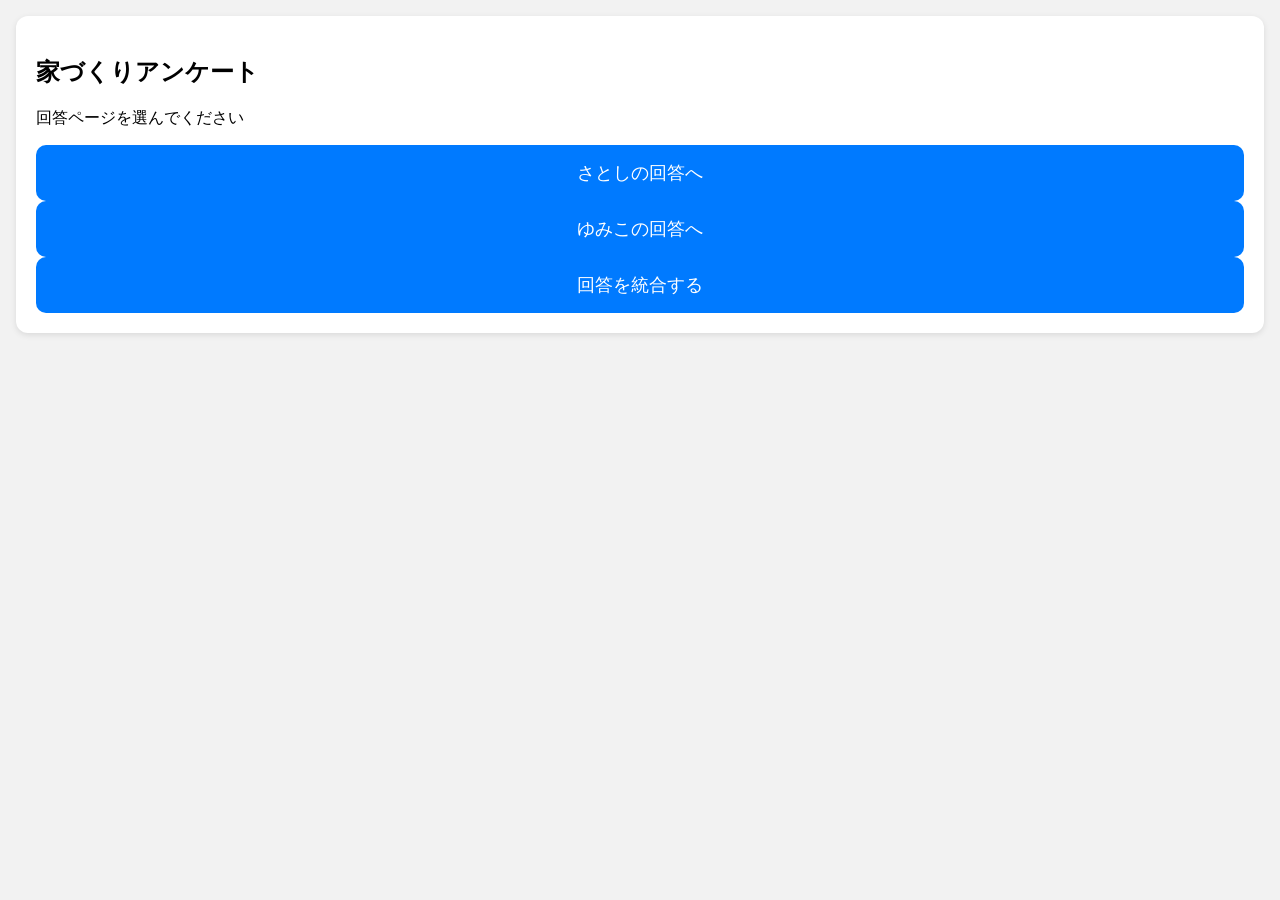
<file: index.html>
<!DOCTYPE html>
<html>
<head>
  <meta charset="UTF-8">
  <meta name="viewport" content="width=device-width, initial-scale=1, maximum-scale=1">
  <title>家づくりアンケート</title>
  <link rel="stylesheet" href="common.css">
</head>
<body>

<div id="card">
  <h2>家づくりアンケート</h2>

  <p>回答ページを選んでください</p>

  <button onclick="location.href='him/index.html'">さとしの回答へ</button>
  <button onclick="location.href='her/index.html'">ゆみこの回答へ</button>
  <button onclick="location.href='merge/index.html'">回答を統合する</button>
</div>

</body>
</html>
</file>
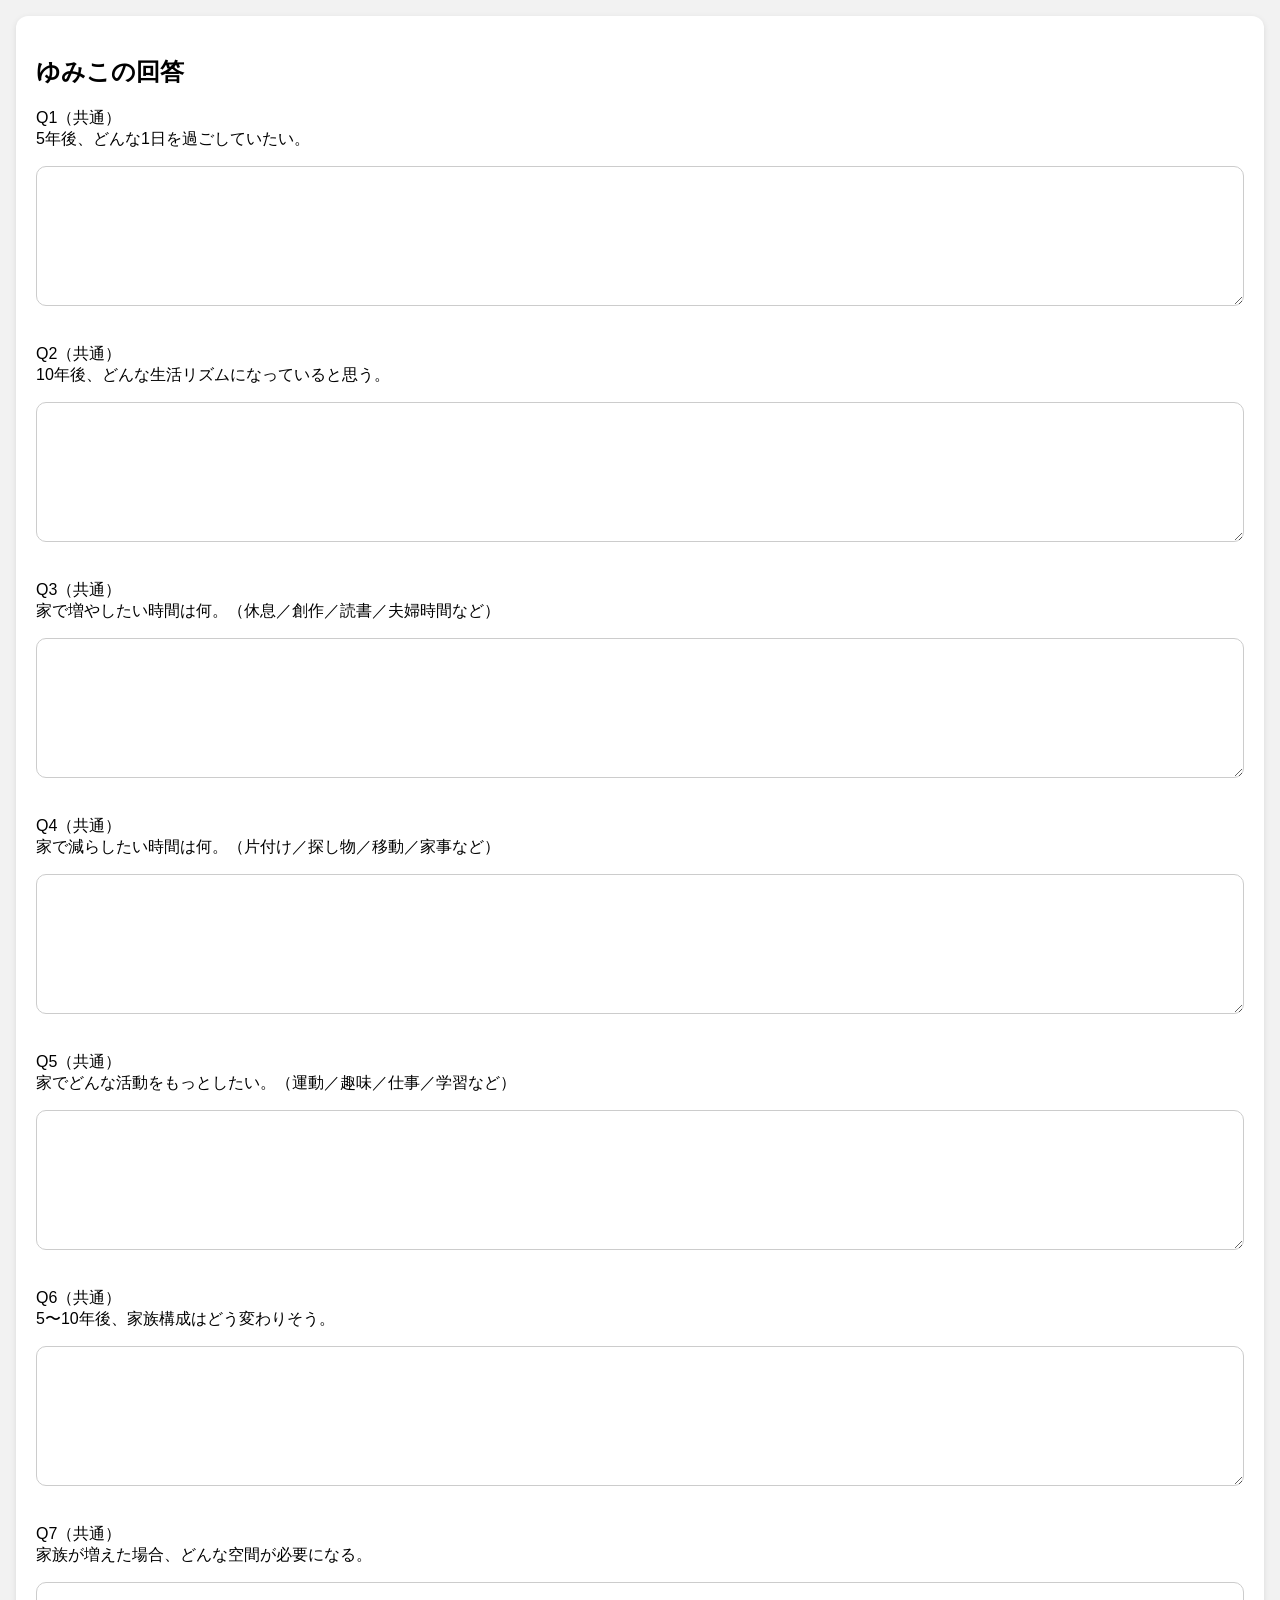
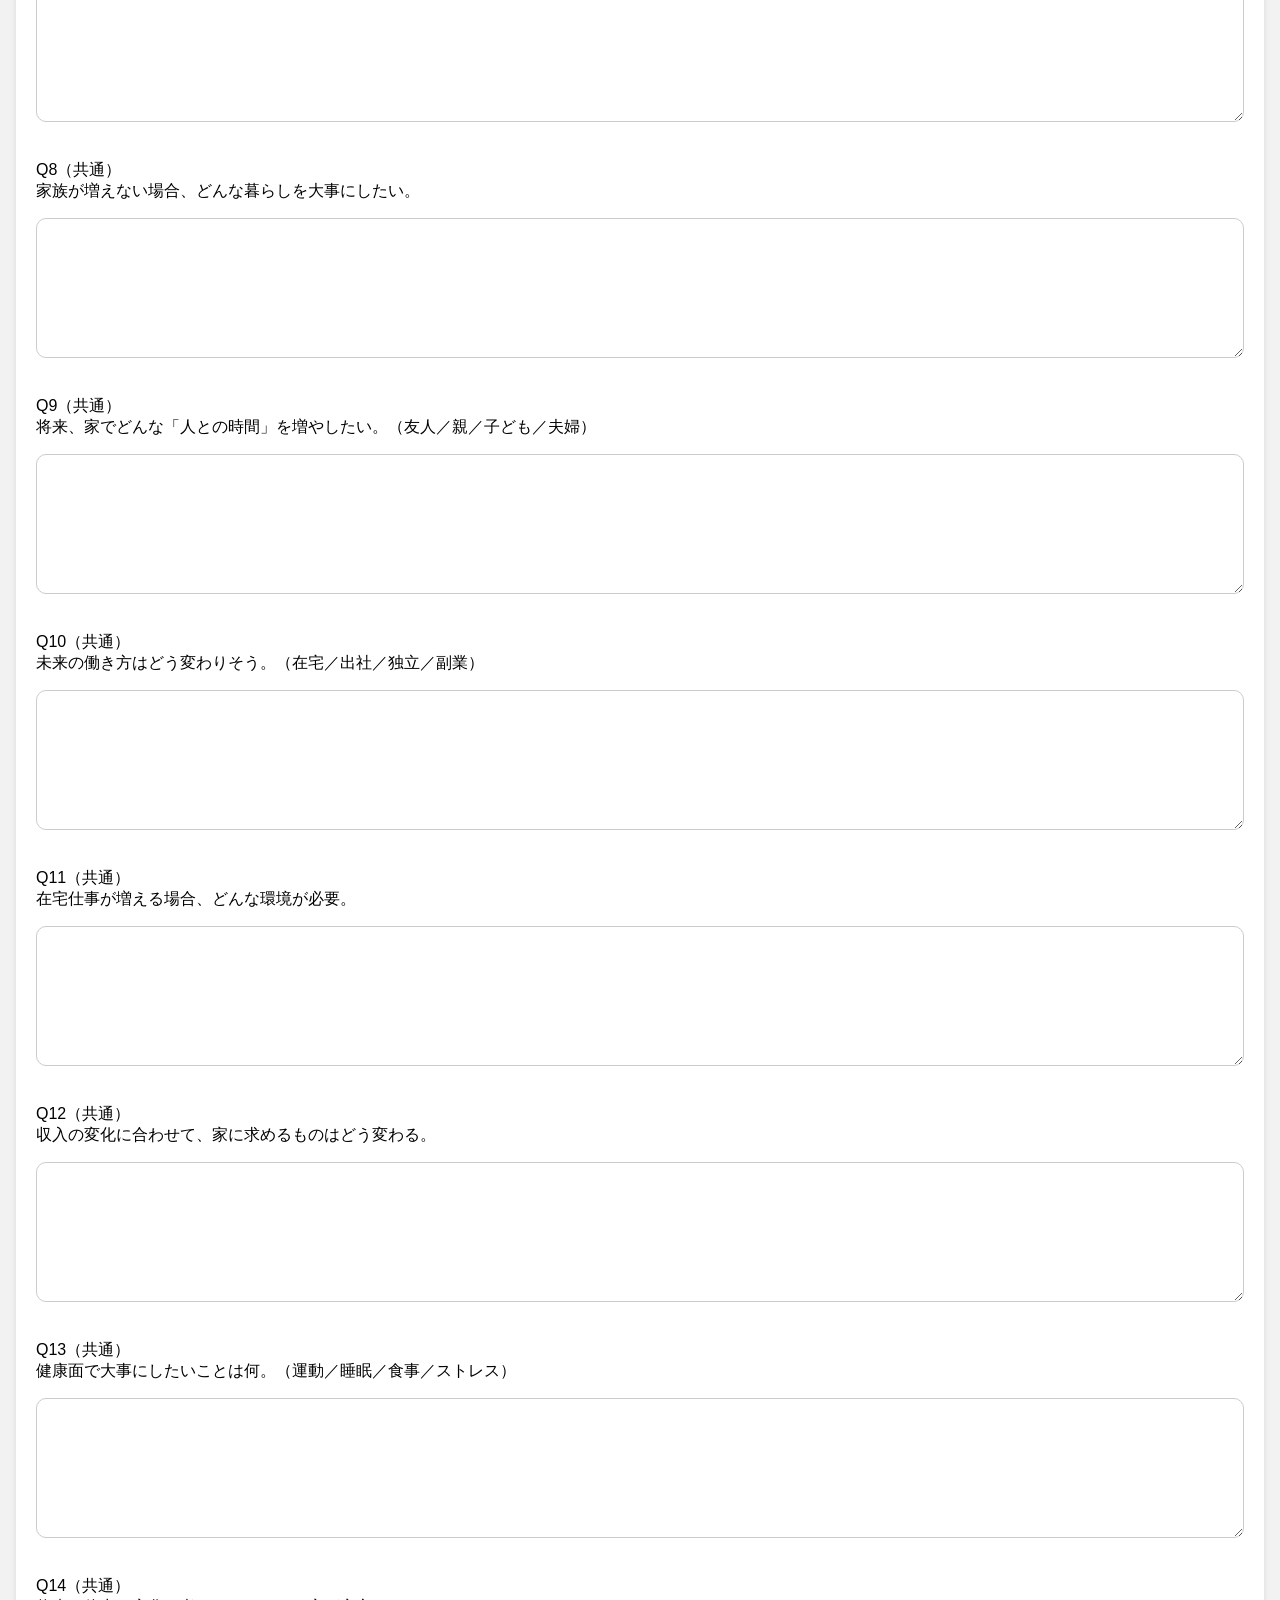
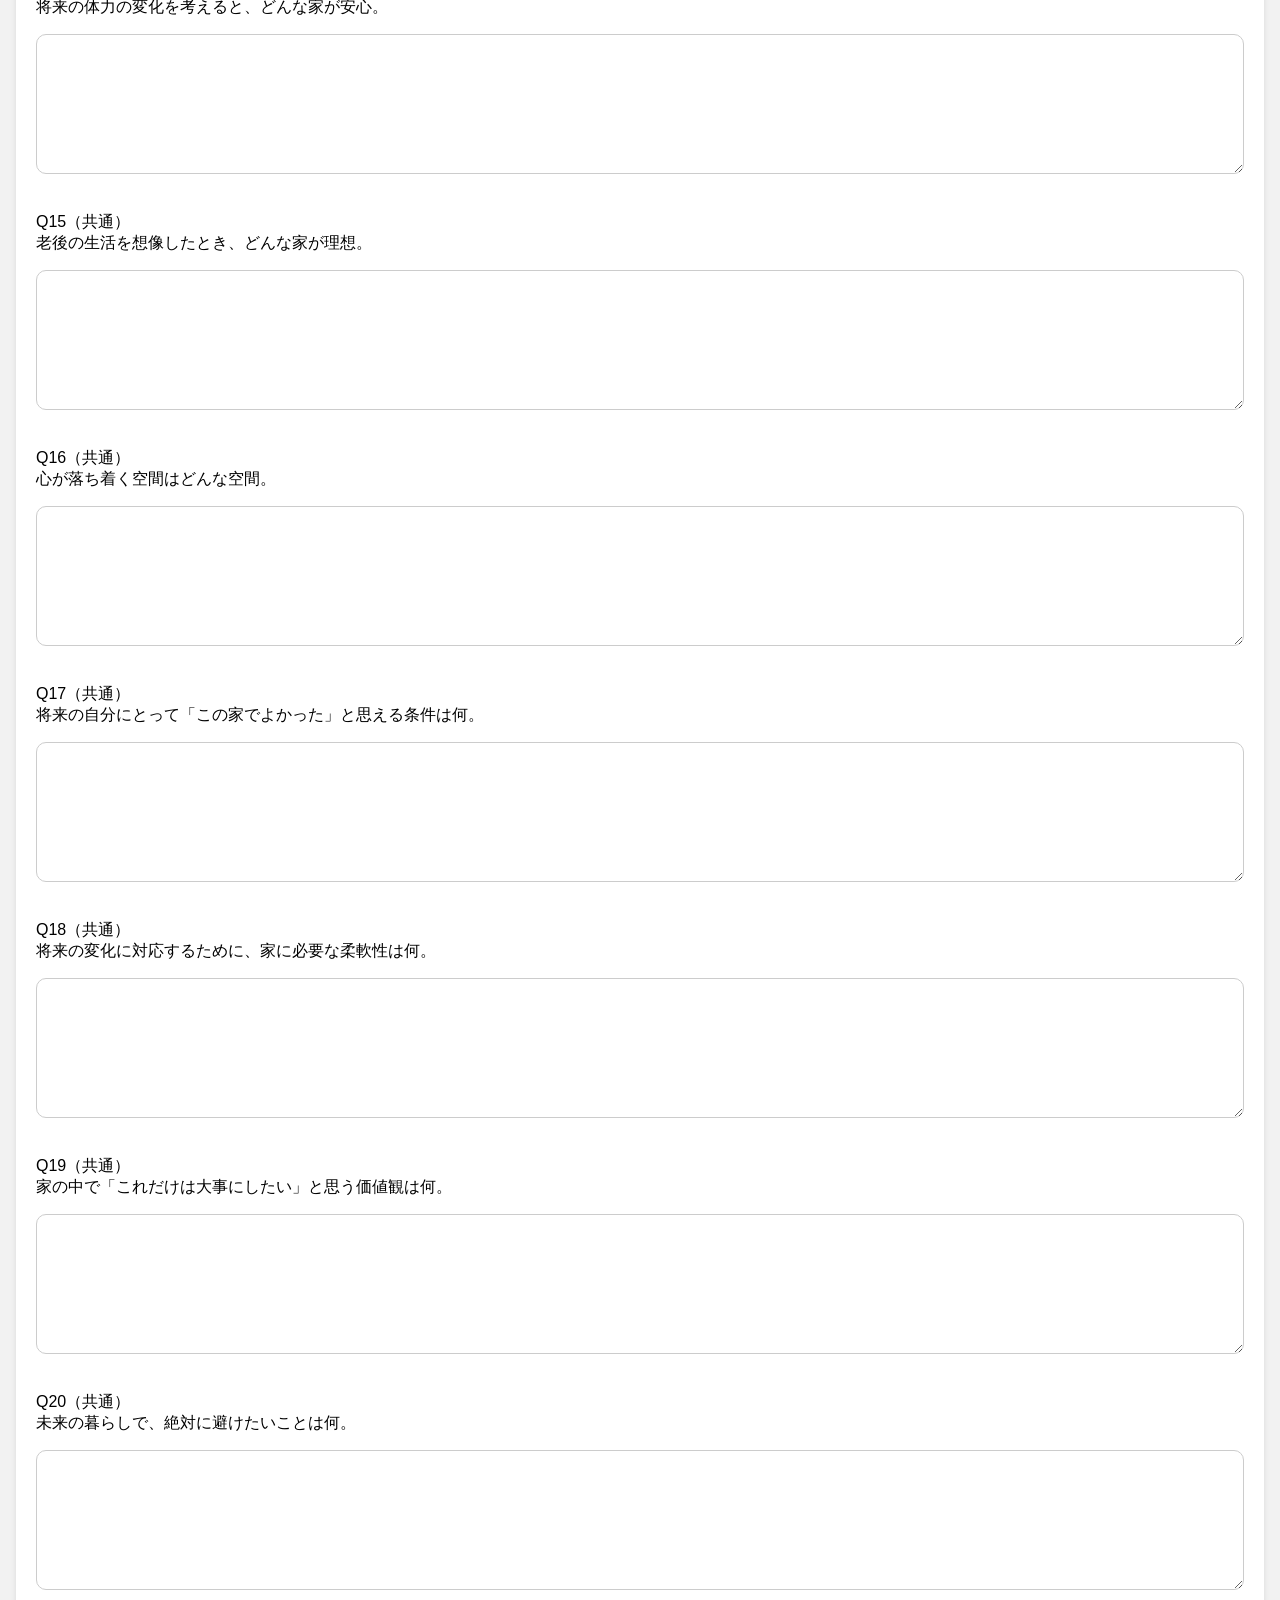
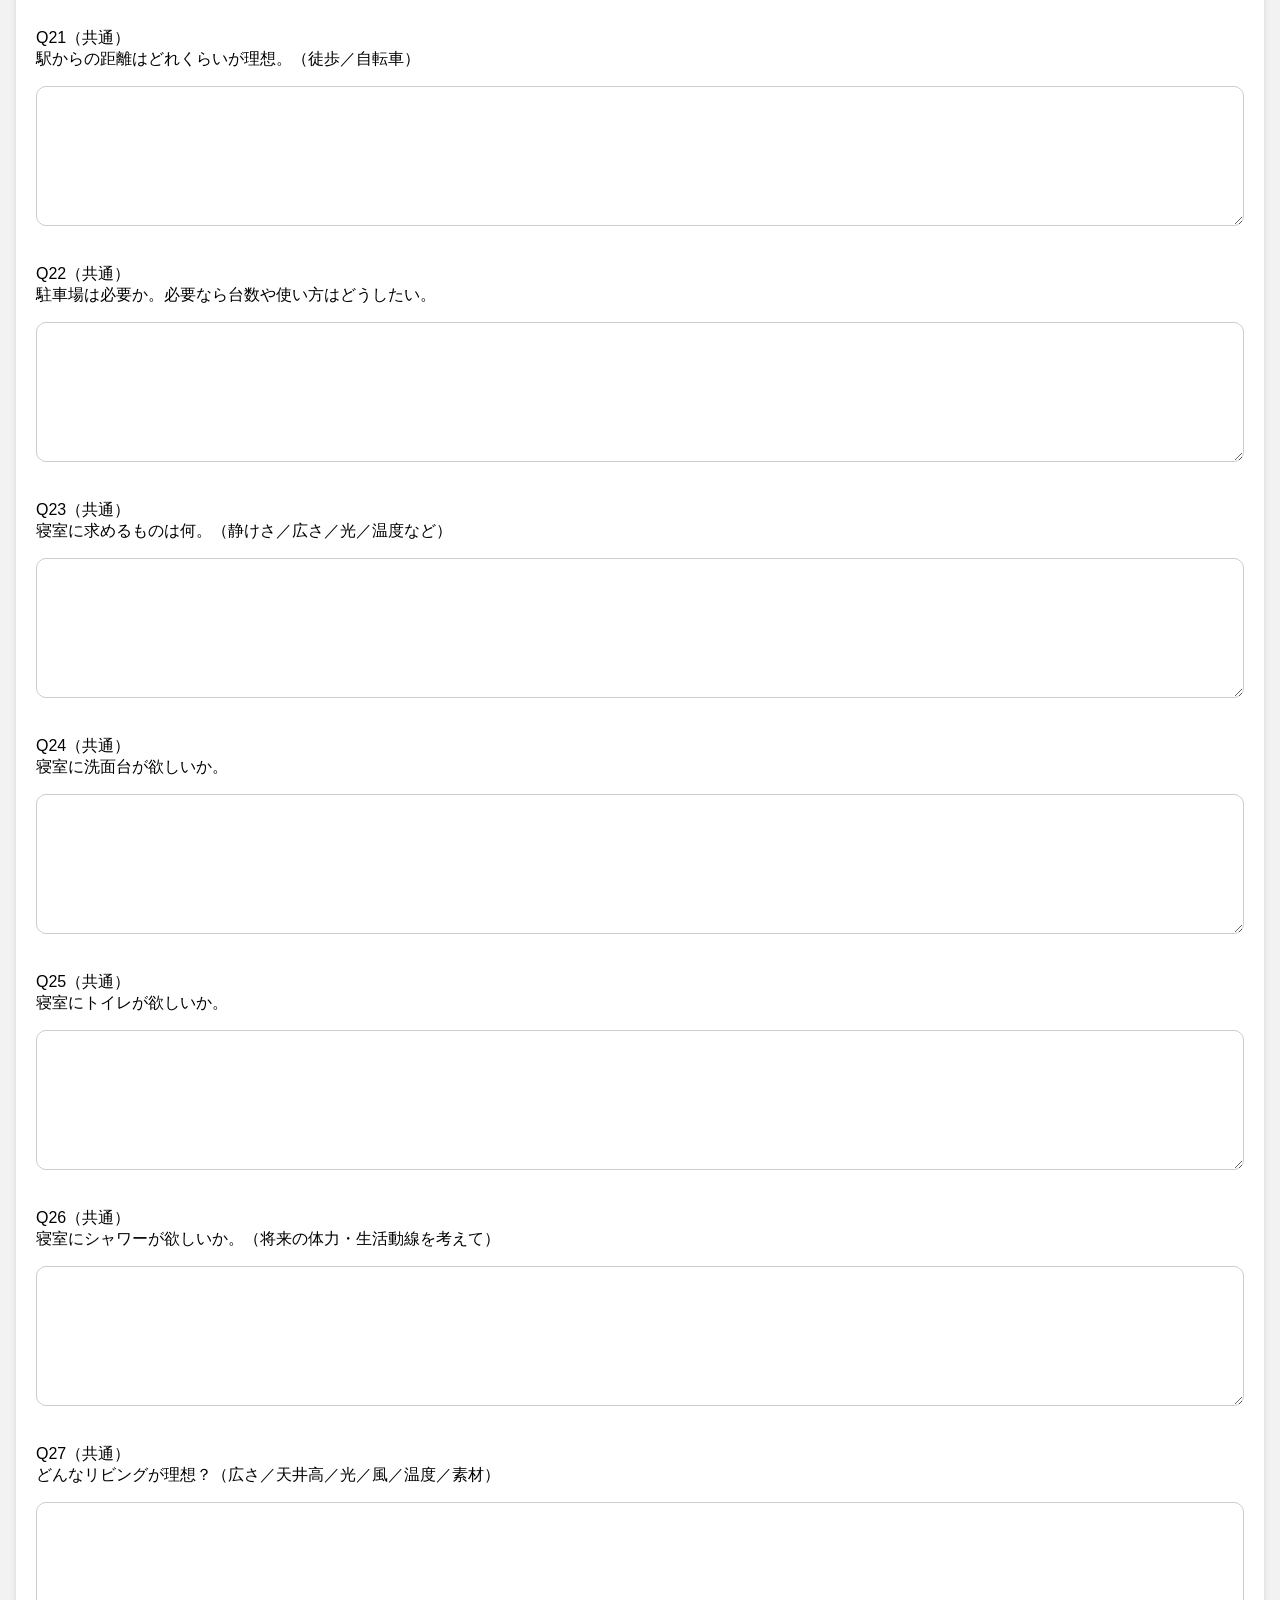
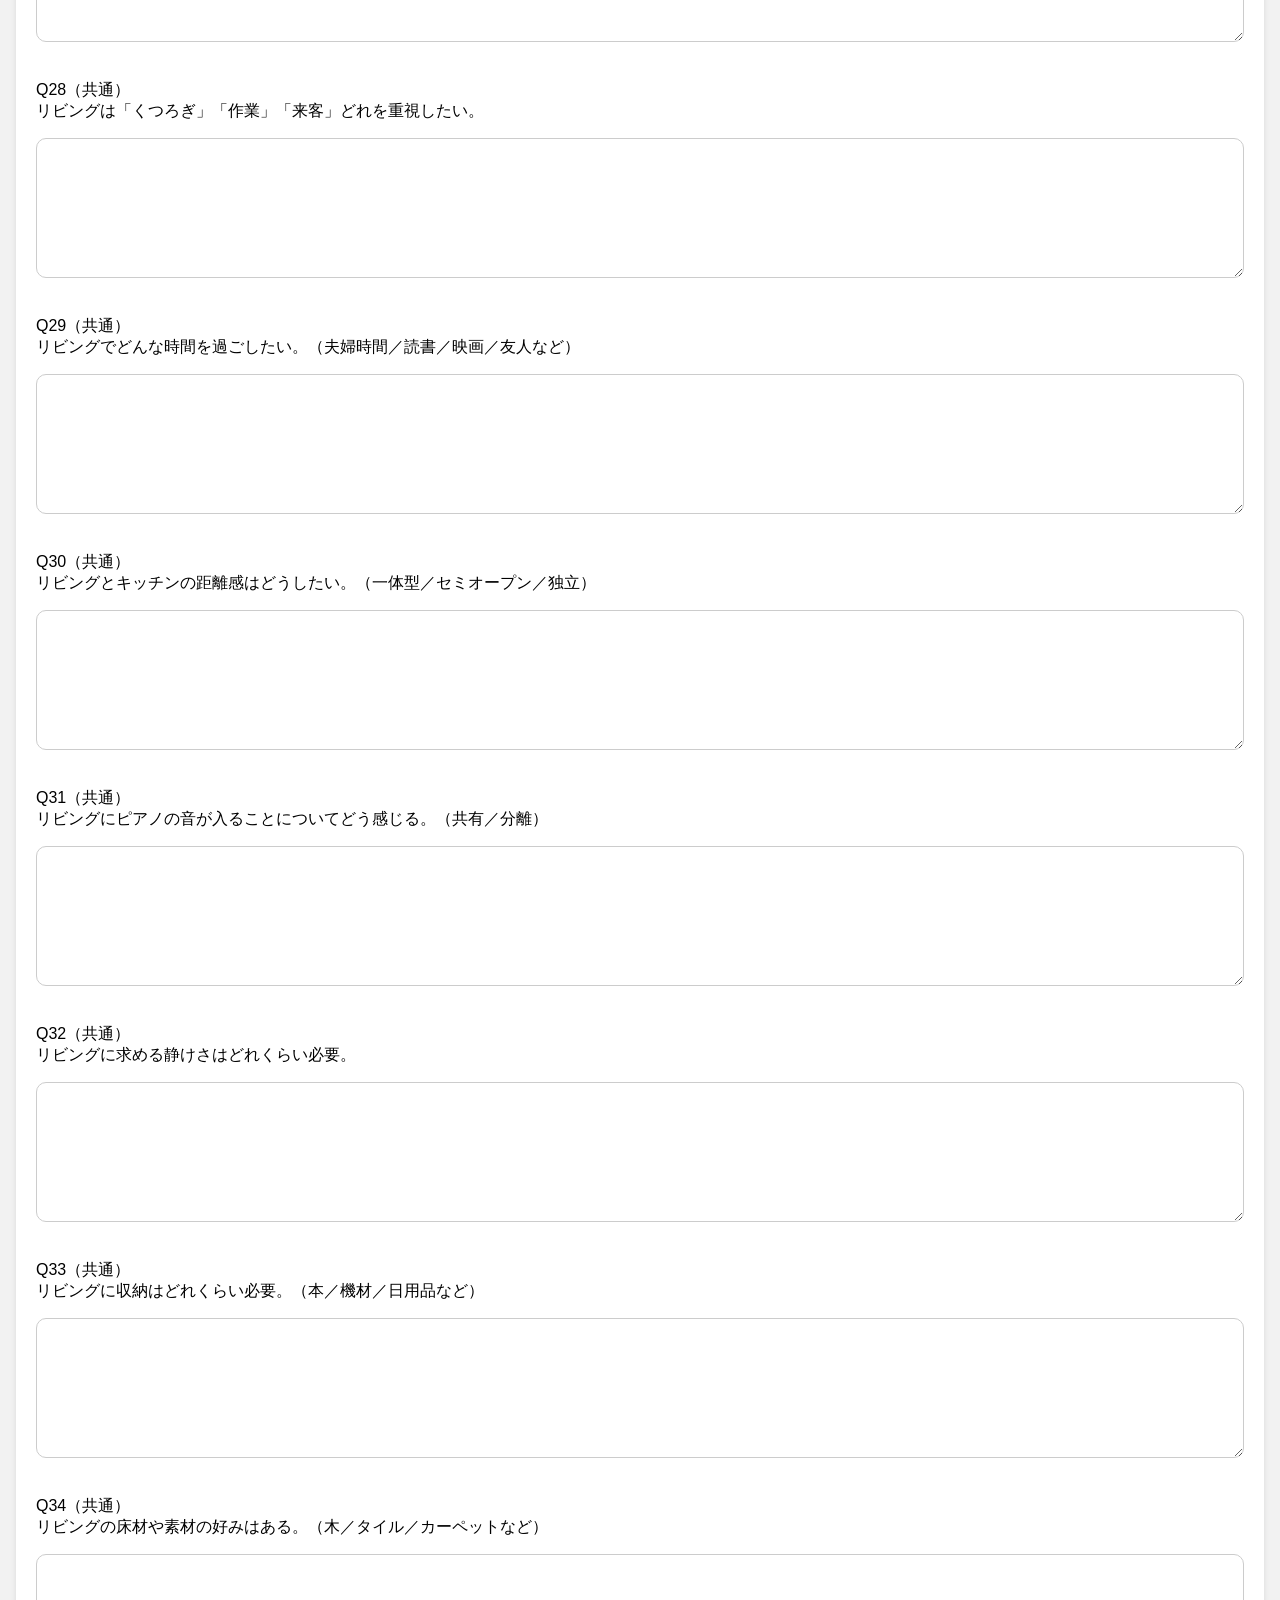
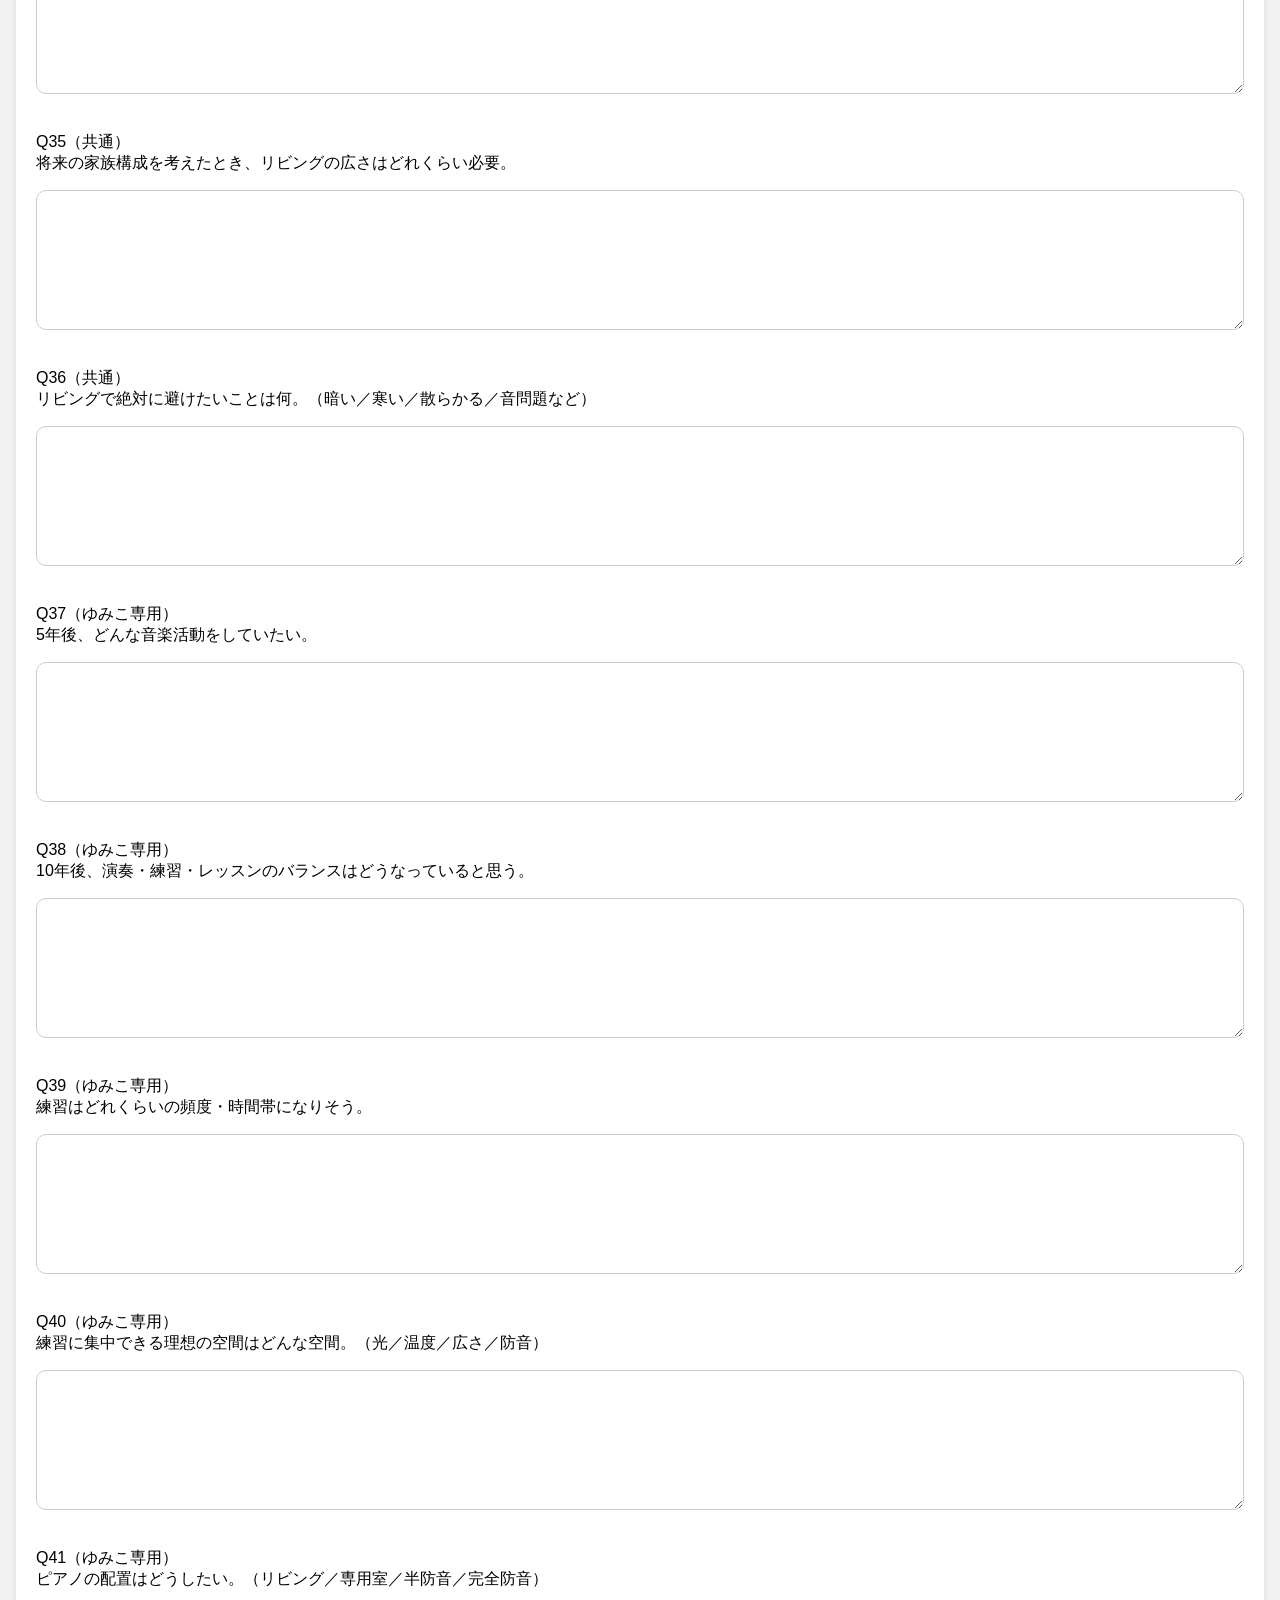
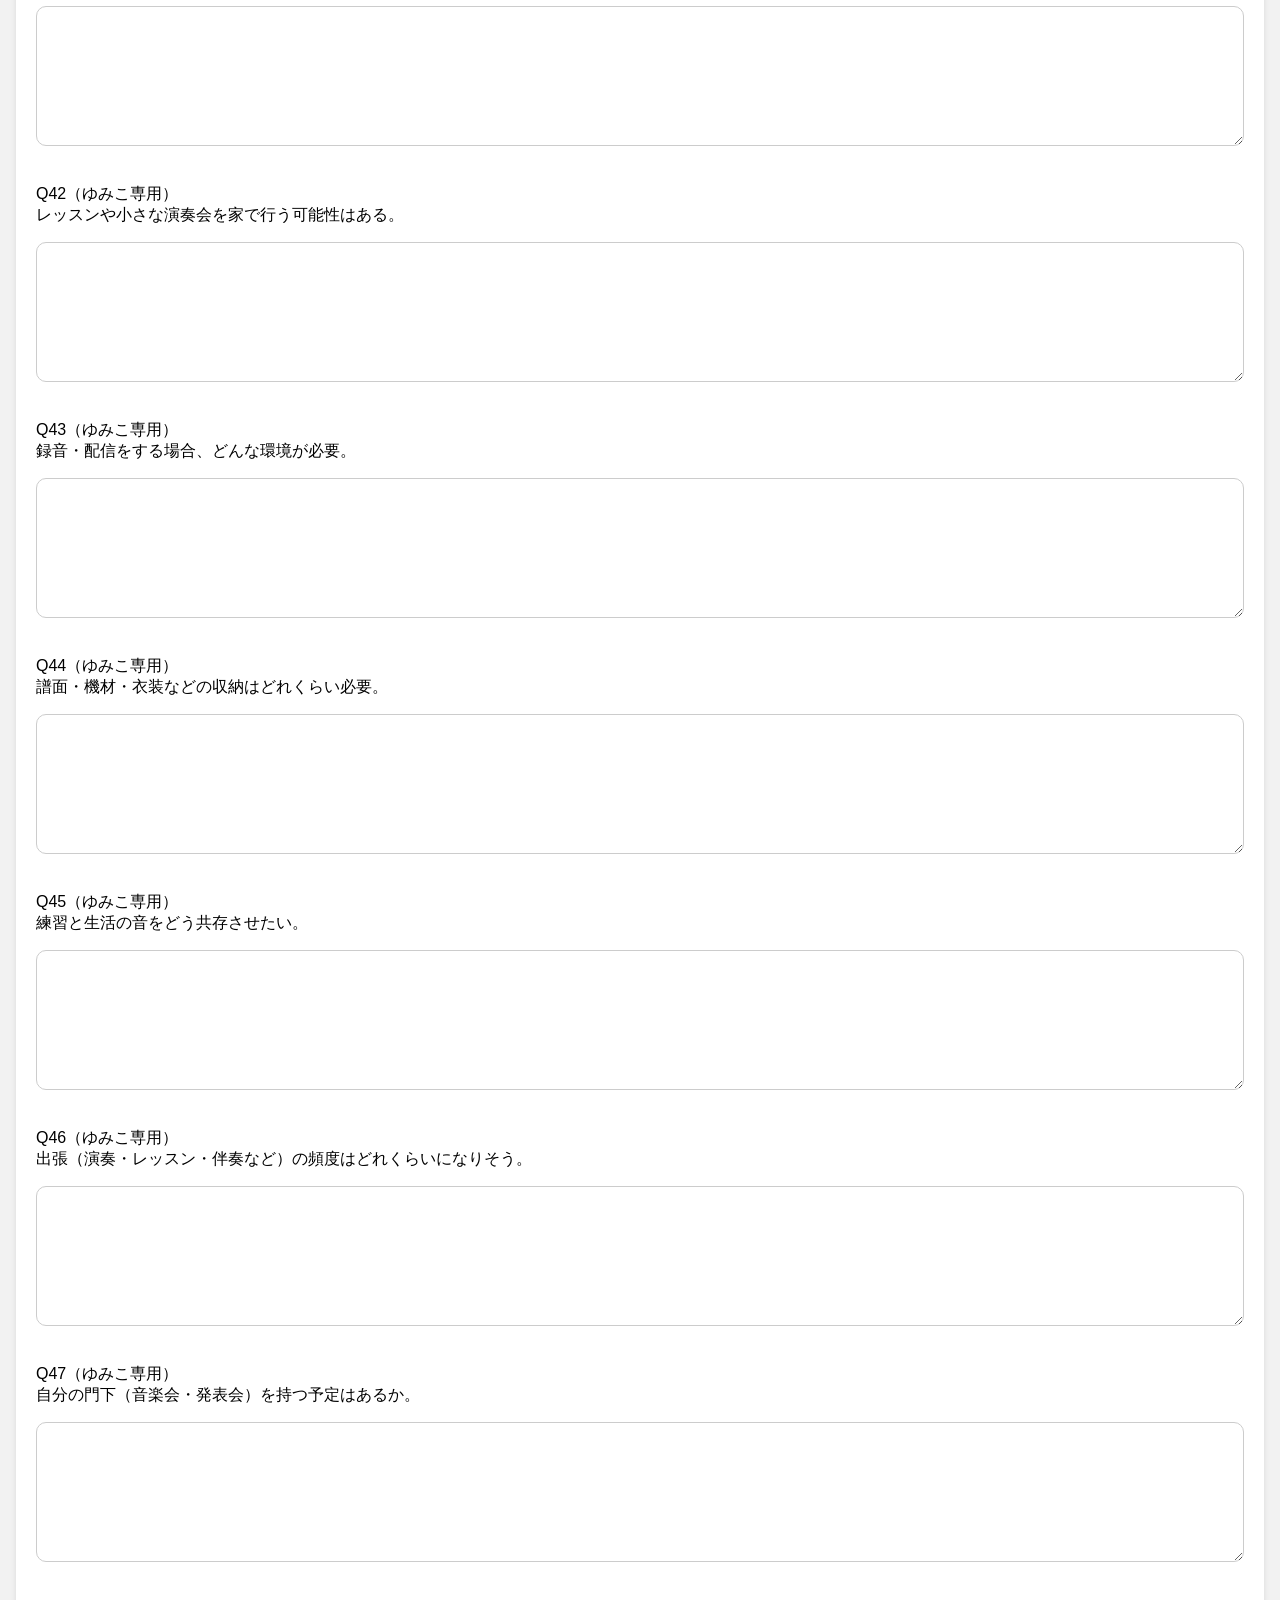
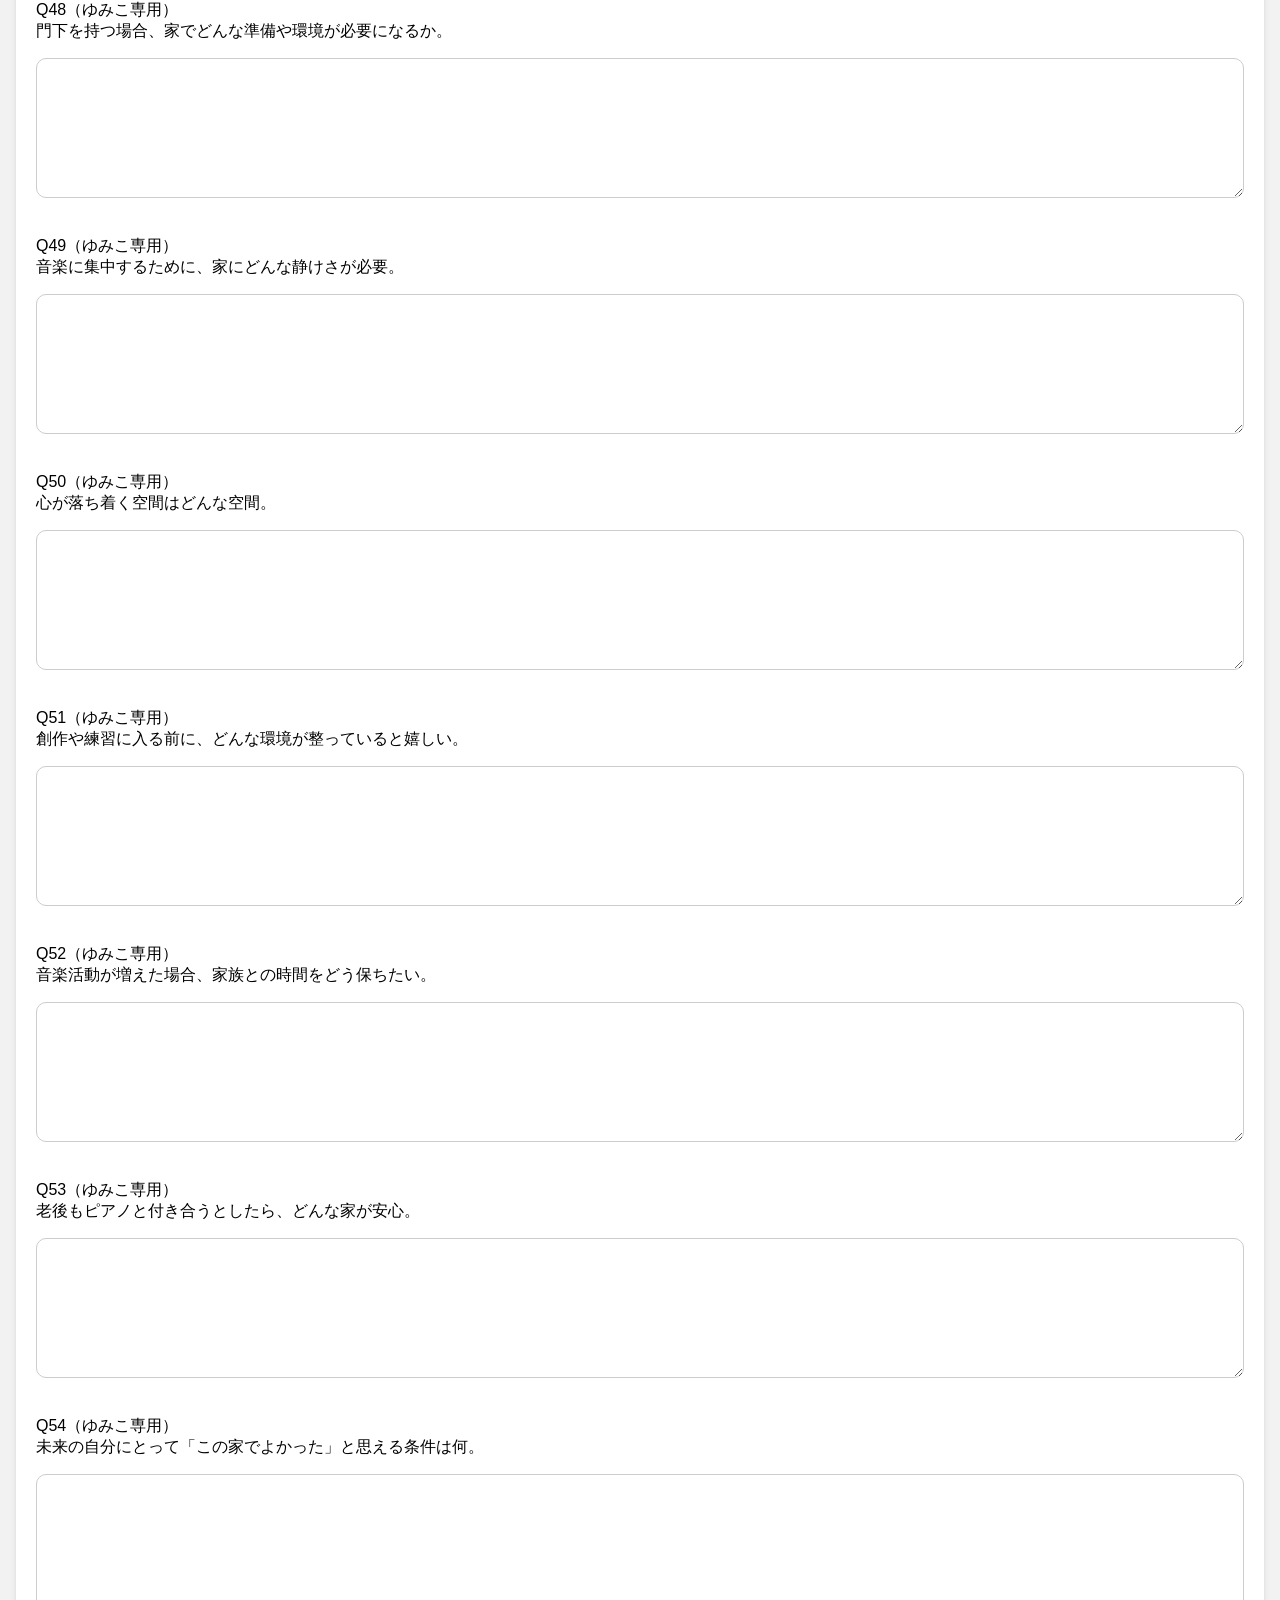
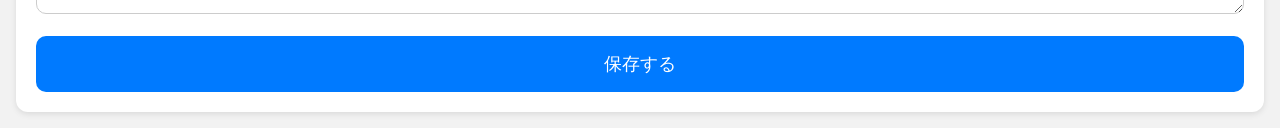
<file: her/index.html>
<!DOCTYPE html>
<html>
<head>
  <meta charset="UTF-8">
  <meta name="viewport" content="width=device-width, initial-scale=1, maximum-scale=1">
  <title>ゆみこの回答</title>
  <link rel="stylesheet" href="../common.css">
</head>
<body>

<div id="card">
  <h2>ゆみこの回答</h2>
  <div id="questions"></div>
  <button id="saveBtn">保存する</button>
</div>

<script>
const questions = [
  // 共通（36問）
  {no:"Q1", section:"共通", text:"5年後、どんな1日を過ごしていたい。"},
  {no:"Q2", section:"共通", text:"10年後、どんな生活リズムになっていると思う。"},
  {no:"Q3", section:"共通", text:"家で増やしたい時間は何。（休息／創作／読書／夫婦時間など）"},
  {no:"Q4", section:"共通", text:"家で減らしたい時間は何。（片付け／探し物／移動／家事など）"},
  {no:"Q5", section:"共通", text:"家でどんな活動をもっとしたい。（運動／趣味／仕事／学習など）"},
  {no:"Q6", section:"共通", text:"5〜10年後、家族構成はどう変わりそう。"},
  {no:"Q7", section:"共通", text:"家族が増えた場合、どんな空間が必要になる。"},
  {no:"Q8", section:"共通", text:"家族が増えない場合、どんな暮らしを大事にしたい。"},
  {no:"Q9", section:"共通", text:"将来、家でどんな「人との時間」を増やしたい。（友人／親／子ども／夫婦）"},
  {no:"Q10", section:"共通", text:"未来の働き方はどう変わりそう。（在宅／出社／独立／副業）"},
  {no:"Q11", section:"共通", text:"在宅仕事が増える場合、どんな環境が必要。"},
  {no:"Q12", section:"共通", text:"収入の変化に合わせて、家に求めるものはどう変わる。"},
  {no:"Q13", section:"共通", text:"健康面で大事にしたいことは何。（運動／睡眠／食事／ストレス）"},
  {no:"Q14", section:"共通", text:"将来の体力の変化を考えると、どんな家が安心。"},
  {no:"Q15", section:"共通", text:"老後の生活を想像したとき、どんな家が理想。"},
  {no:"Q16", section:"共通", text:"心が落ち着く空間はどんな空間。"},
  {no:"Q17", section:"共通", text:"将来の自分にとって「この家でよかった」と思える条件は何。"},
  {no:"Q18", section:"共通", text:"将来の変化に対応するために、家に必要な柔軟性は何。"},
  {no:"Q19", section:"共通", text:"家の中で「これだけは大事にしたい」と思う価値観は何。"},
  {no:"Q20", section:"共通", text:"未来の暮らしで、絶対に避けたいことは何。"},
  {no:"Q21", section:"共通", text:"駅からの距離はどれくらいが理想。（徒歩／自転車）"},
  {no:"Q22", section:"共通", text:"駐車場は必要か。必要なら台数や使い方はどうしたい。"},
  {no:"Q23", section:"共通", text:"寝室に求めるものは何。（静けさ／広さ／光／温度など）"},
  {no:"Q24", section:"共通", text:"寝室に洗面台が欲しいか。"},
  {no:"Q25", section:"共通", text:"寝室にトイレが欲しいか。"},
  {no:"Q26", section:"共通", text:"寝室にシャワーが欲しいか。（将来の体力・生活動線を考えて）"},
  {no:"Q27", section:"共通", text:"どんなリビングが理想？（広さ／天井高／光／風／温度／素材）"},
  {no:"Q28", section:"共通", text:"リビングは「くつろぎ」「作業」「来客」どれを重視したい。"},
  {no:"Q29", section:"共通", text:"リビングでどんな時間を過ごしたい。（夫婦時間／読書／映画／友人など）"},
  {no:"Q30", section:"共通", text:"リビングとキッチンの距離感はどうしたい。（一体型／セミオープン／独立）"},
  {no:"Q31", section:"共通", text:"リビングにピアノの音が入ることについてどう感じる。（共有／分離）"},
  {no:"Q32", section:"共通", text:"リビングに求める静けさはどれくらい必要。"},
  {no:"Q33", section:"共通", text:"リビングに収納はどれくらい必要。（本／機材／日用品など）"},
  {no:"Q34", section:"共通", text:"リビングの床材や素材の好みはある。（木／タイル／カーペットなど）"},
  {no:"Q35", section:"共通", text:"将来の家族構成を考えたとき、リビングの広さはどれくらい必要。"},
  {no:"Q36", section:"共通", text:"リビングで絶対に避けたいことは何。（暗い／寒い／散らかる／音問題など）"},

  // ゆみこ専用（18問）
  {no:"Q37", section:"ゆみこ専用", text:"5年後、どんな音楽活動をしていたい。"},
  {no:"Q38", section:"ゆみこ専用", text:"10年後、演奏・練習・レッスンのバランスはどうなっていると思う。"},
  {no:"Q39", section:"ゆみこ専用", text:"練習はどれくらいの頻度・時間帯になりそう。"},
  {no:"Q40", section:"ゆみこ専用", text:"練習に集中できる理想の空間はどんな空間。（光／温度／広さ／防音）"},
  {no:"Q41", section:"ゆみこ専用", text:"ピアノの配置はどうしたい。（リビング／専用室／半防音／完全防音）"},
  {no:"Q42", section:"ゆみこ専用", text:"レッスンや小さな演奏会を家で行う可能性はある。"},
  {no:"Q43", section:"ゆみこ専用", text:"録音・配信をする場合、どんな環境が必要。"},
  {no:"Q44", section:"ゆみこ専用", text:"譜面・機材・衣装などの収納はどれくらい必要。"},
  {no:"Q45", section:"ゆみこ専用", text:"練習と生活の音をどう共存させたい。"},
  {no:"Q46", section:"ゆみこ専用", text:"出張（演奏・レッスン・伴奏など）の頻度はどれくらいになりそう。"},
  {no:"Q47", section:"ゆみこ専用", text:"自分の門下（音楽会・発表会）を持つ予定はあるか。"},
  {no:"Q48", section:"ゆみこ専用", text:"門下を持つ場合、家でどんな準備や環境が必要になるか。"},
  {no:"Q49", section:"ゆみこ専用", text:"音楽に集中するために、家にどんな静けさが必要。"},
  {no:"Q50", section:"ゆみこ専用", text:"心が落ち着く空間はどんな空間。"},
  {no:"Q51", section:"ゆみこ専用", text:"創作や練習に入る前に、どんな環境が整っていると嬉しい。"},
  {no:"Q52", section:"ゆみこ専用", text:"音楽活動が増えた場合、家族との時間をどう保ちたい。"},
  {no:"Q53", section:"ゆみこ専用", text:"老後もピアノと付き合うとしたら、どんな家が安心。"},
  {no:"Q54", section:"ゆみこ専用", text:"未来の自分にとって「この家でよかった」と思える条件は何。"}
];

const container = document.getElementById("questions");

// 質問を描画
questions.forEach(q => {
  const div = document.createElement("div");
  div.innerHTML = `<p>${q.no}（${q.section}）<br>${q.text}</p><textarea id="${q.no}"></textarea>`;
  container.appendChild(div);
});

// ★ 途中保存：安全な復元処理
window.onload = () => {
  try {
    const saved = JSON.parse(localStorage.getItem("her_temp_answers") || "{}");
    Object.keys(saved).forEach(key => {
      const el = document.getElementById(key);
      if (el) el.value = saved[key];
    });
  } catch(e) {
    console.warn("localStorage 読み込みエラー。初期化します。");
    localStorage.removeItem("her_temp_answers");
  }
};

// ★ 途中保存：入力した瞬間に保存
questions.forEach(q => {
  const el = document.getElementById(q.no);
  el.addEventListener("input", () => {
    const saved = JSON.parse(localStorage.getItem("her_temp_answers") || "{}");
    saved[q.no] = el.value;
    localStorage.setItem("her_temp_answers", JSON.stringify(saved));
  });
});

// 最終保存（JSON）
document.getElementById("saveBtn").onclick = () => {
  const data = {};
  questions.forEach(q => {
    data[q.no] = document.getElementById(q.no).value;
  });
  const blob = new Blob([JSON.stringify(data)], {type:"application/json"});
  const a = document.createElement("a");
  a.href = URL.createObjectURL(blob);
  a.download = "her_answers.json";
  a.click();
};
</script>

</body>
</html>
</file>
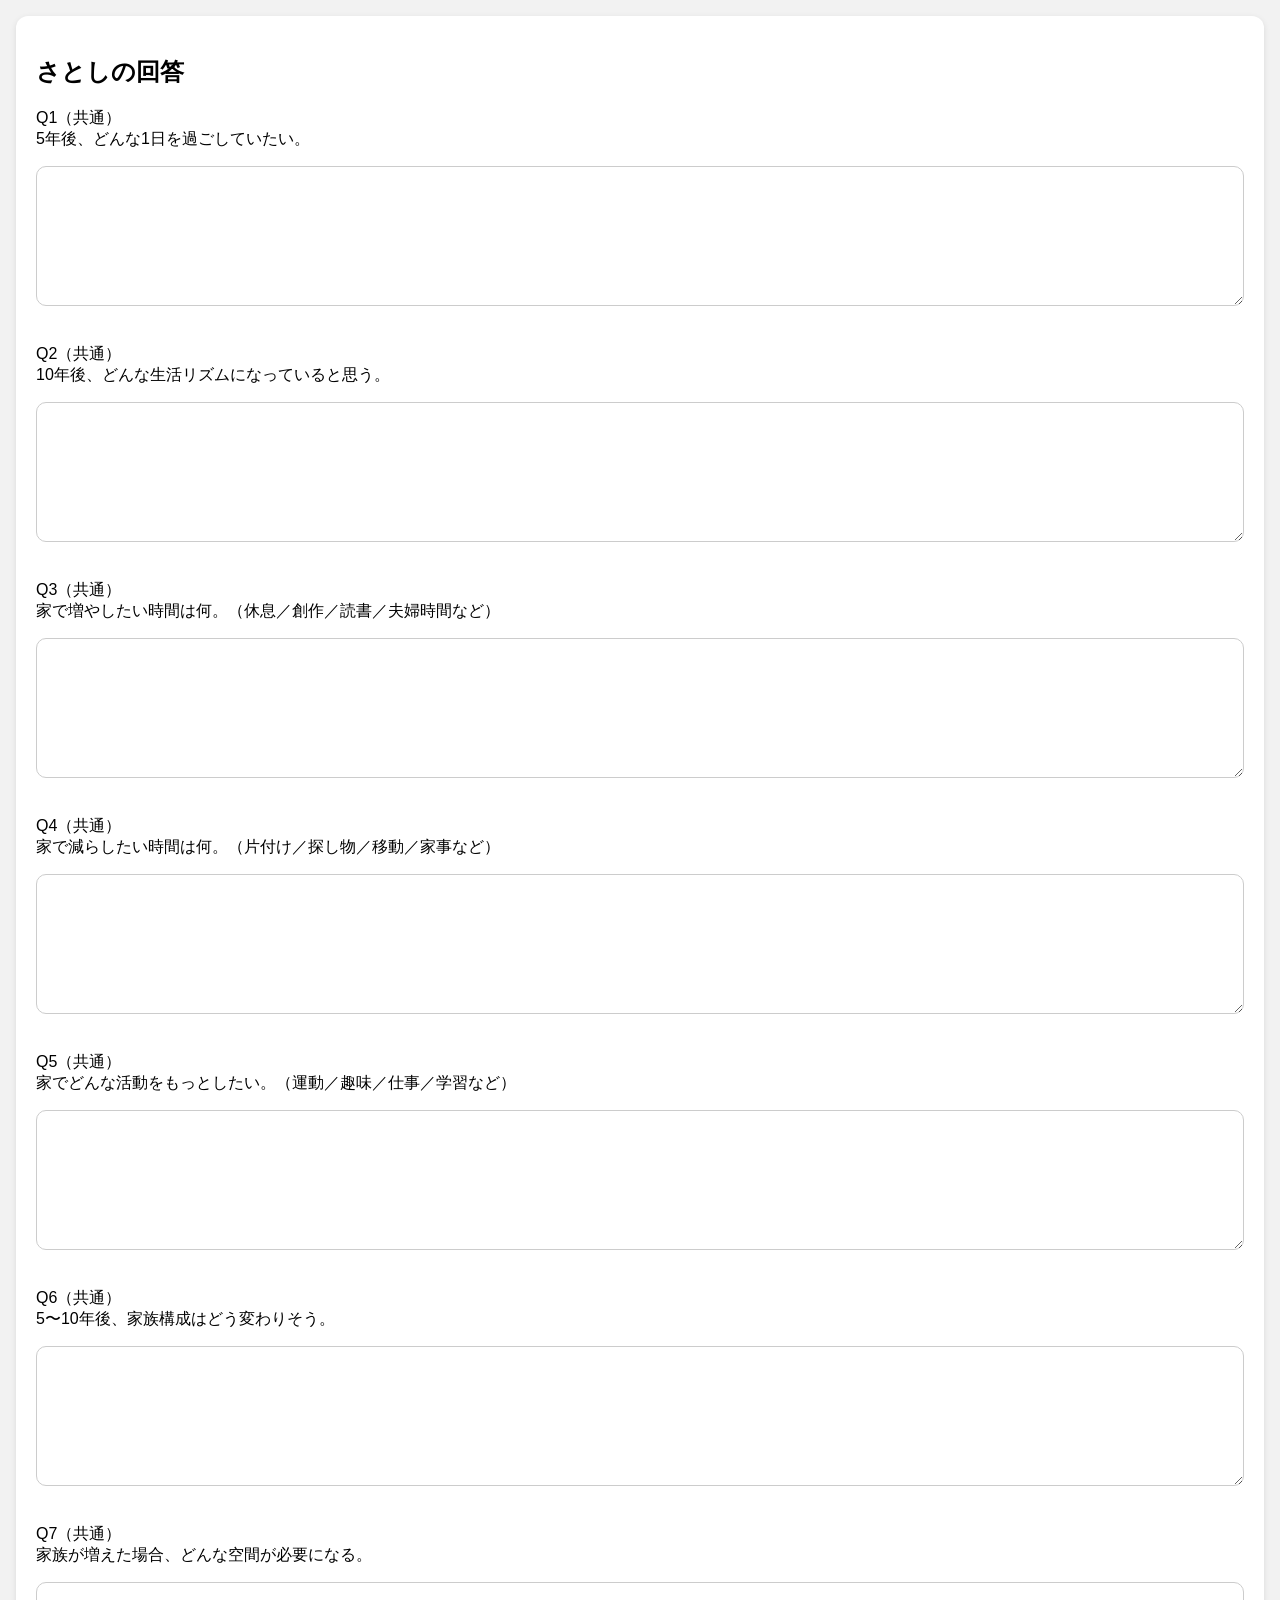
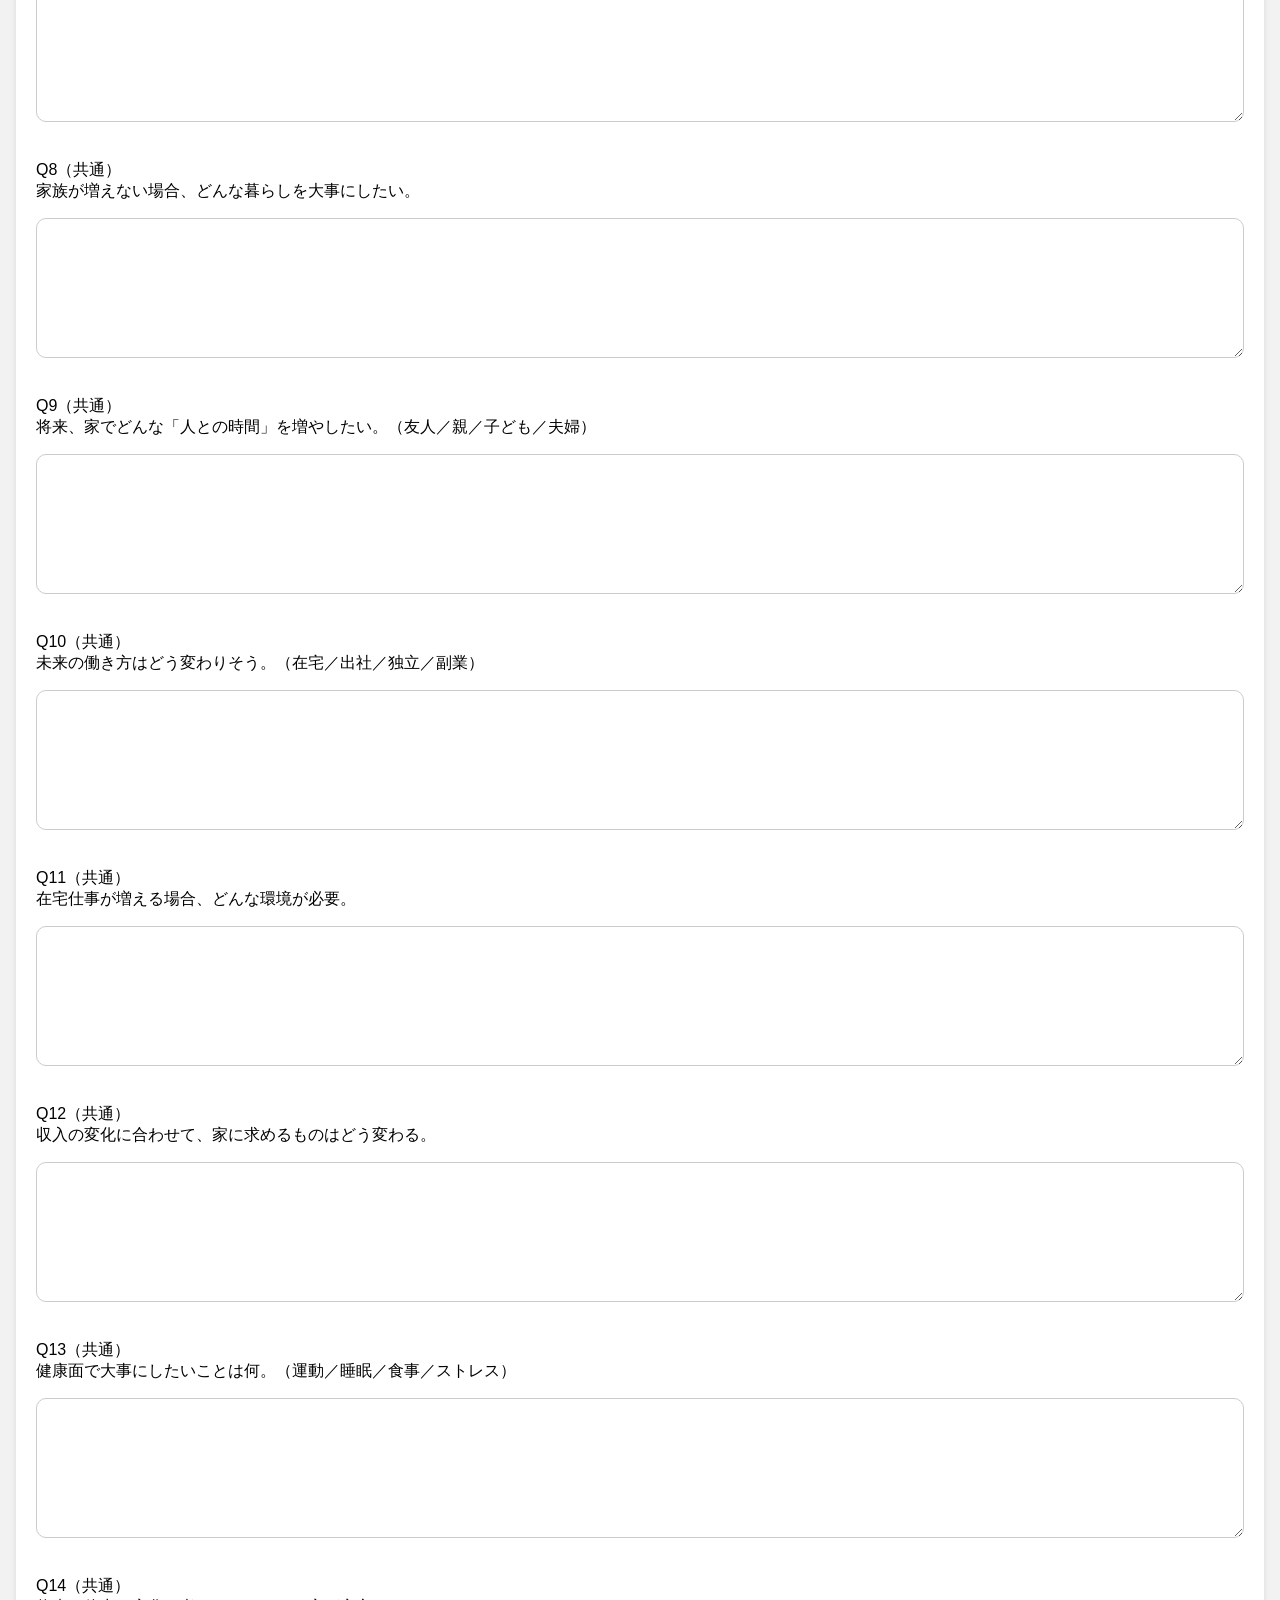
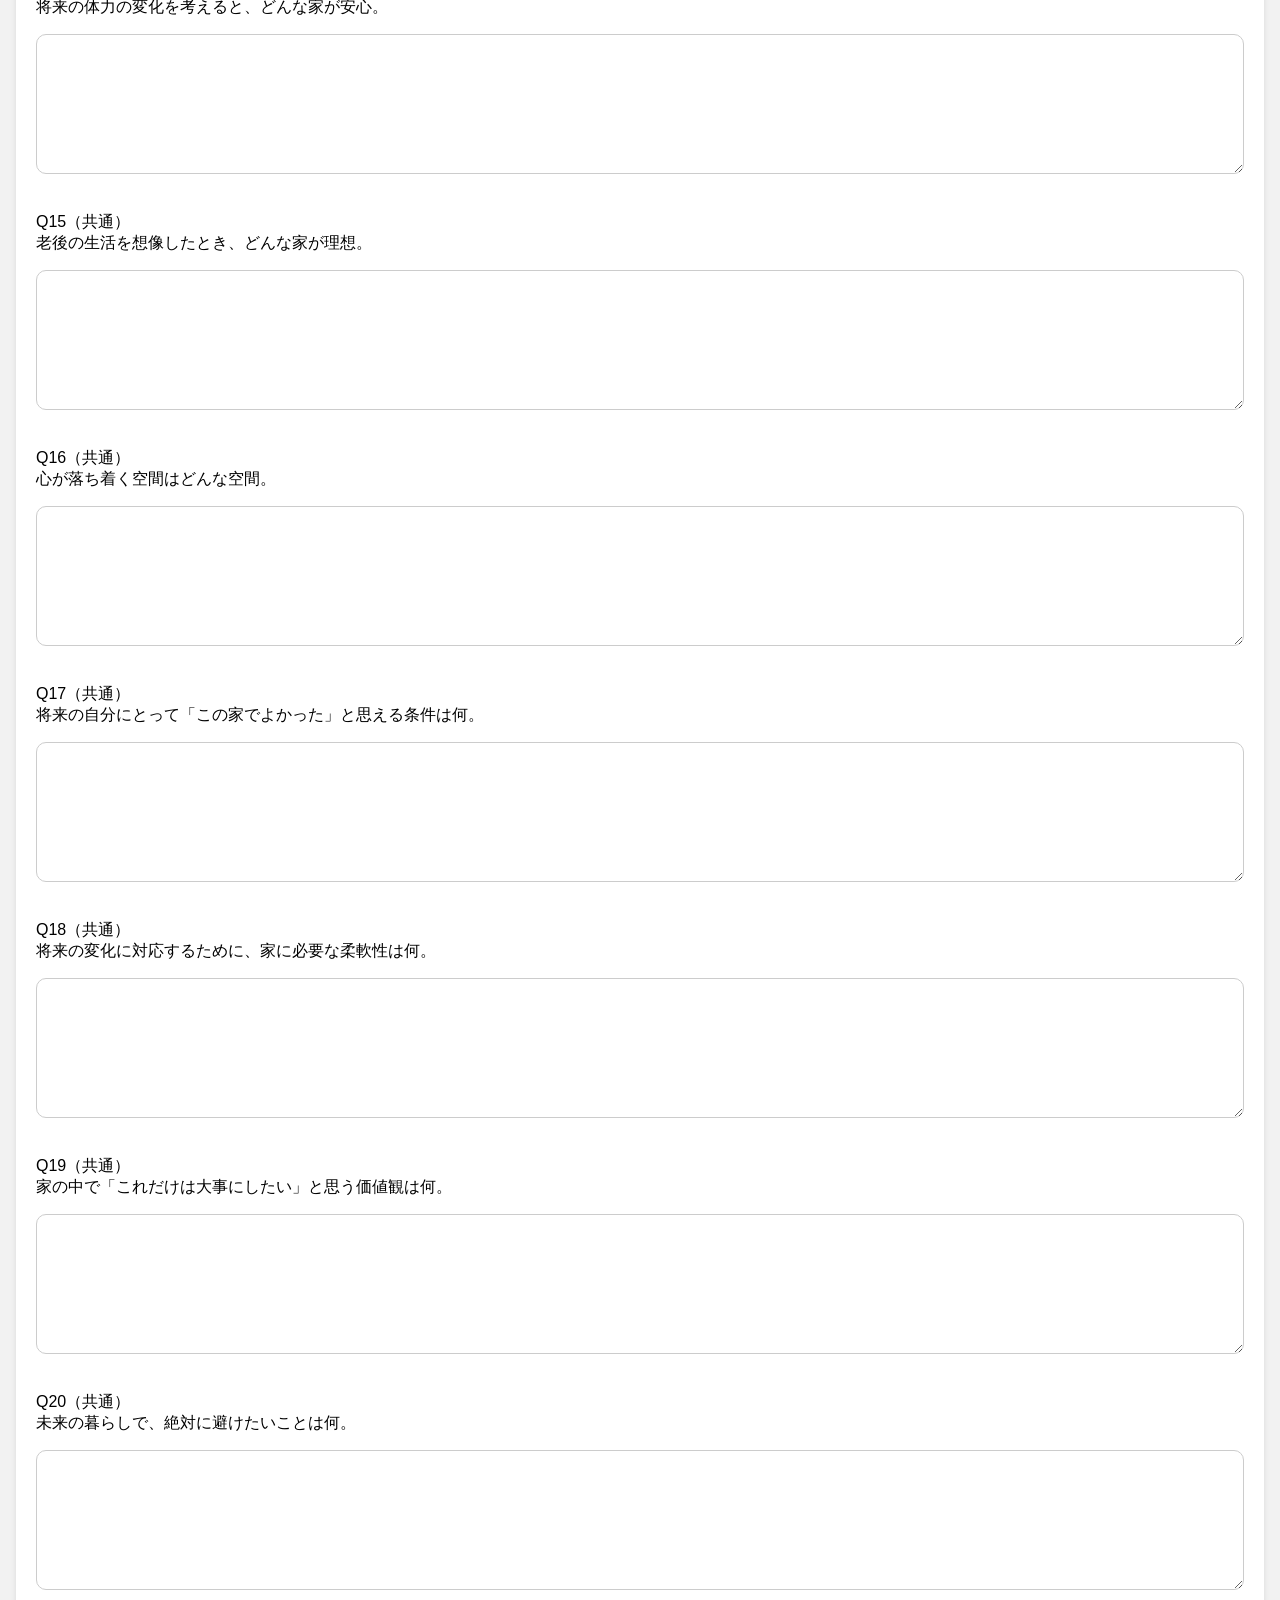
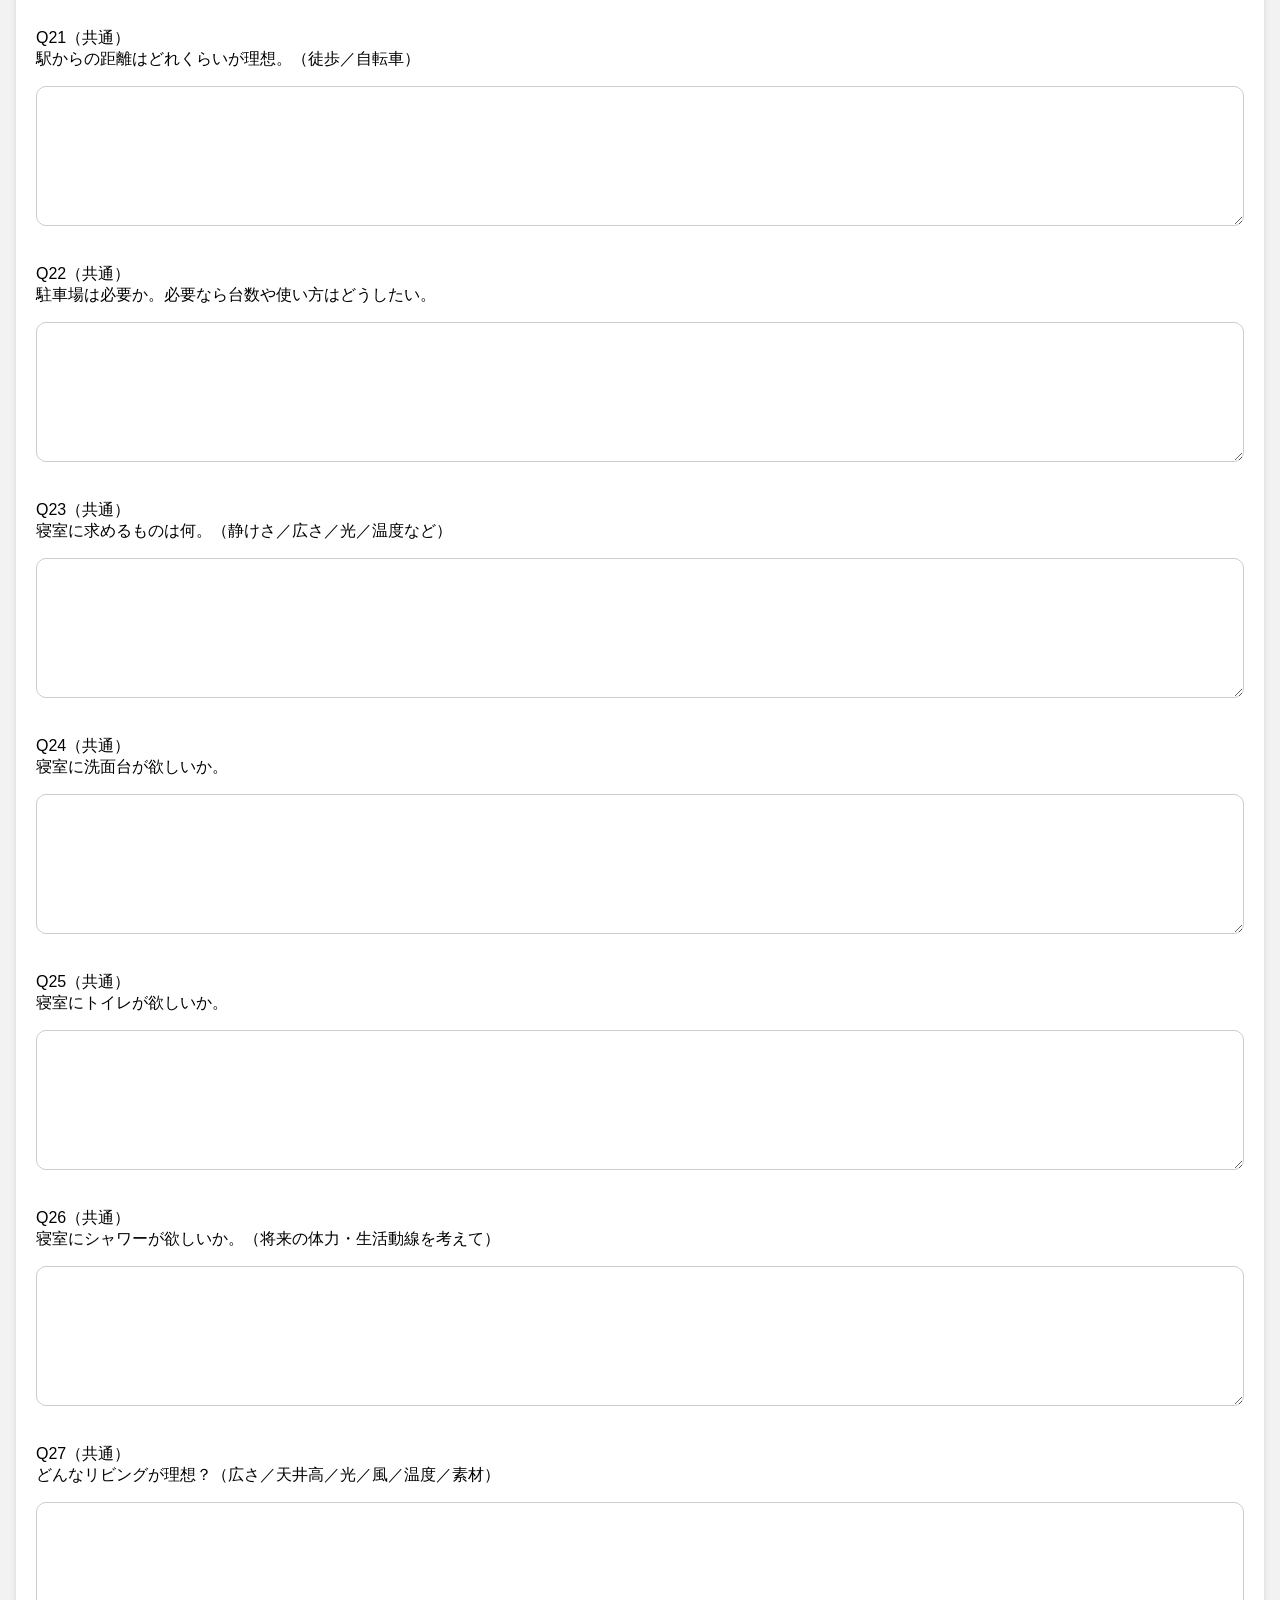
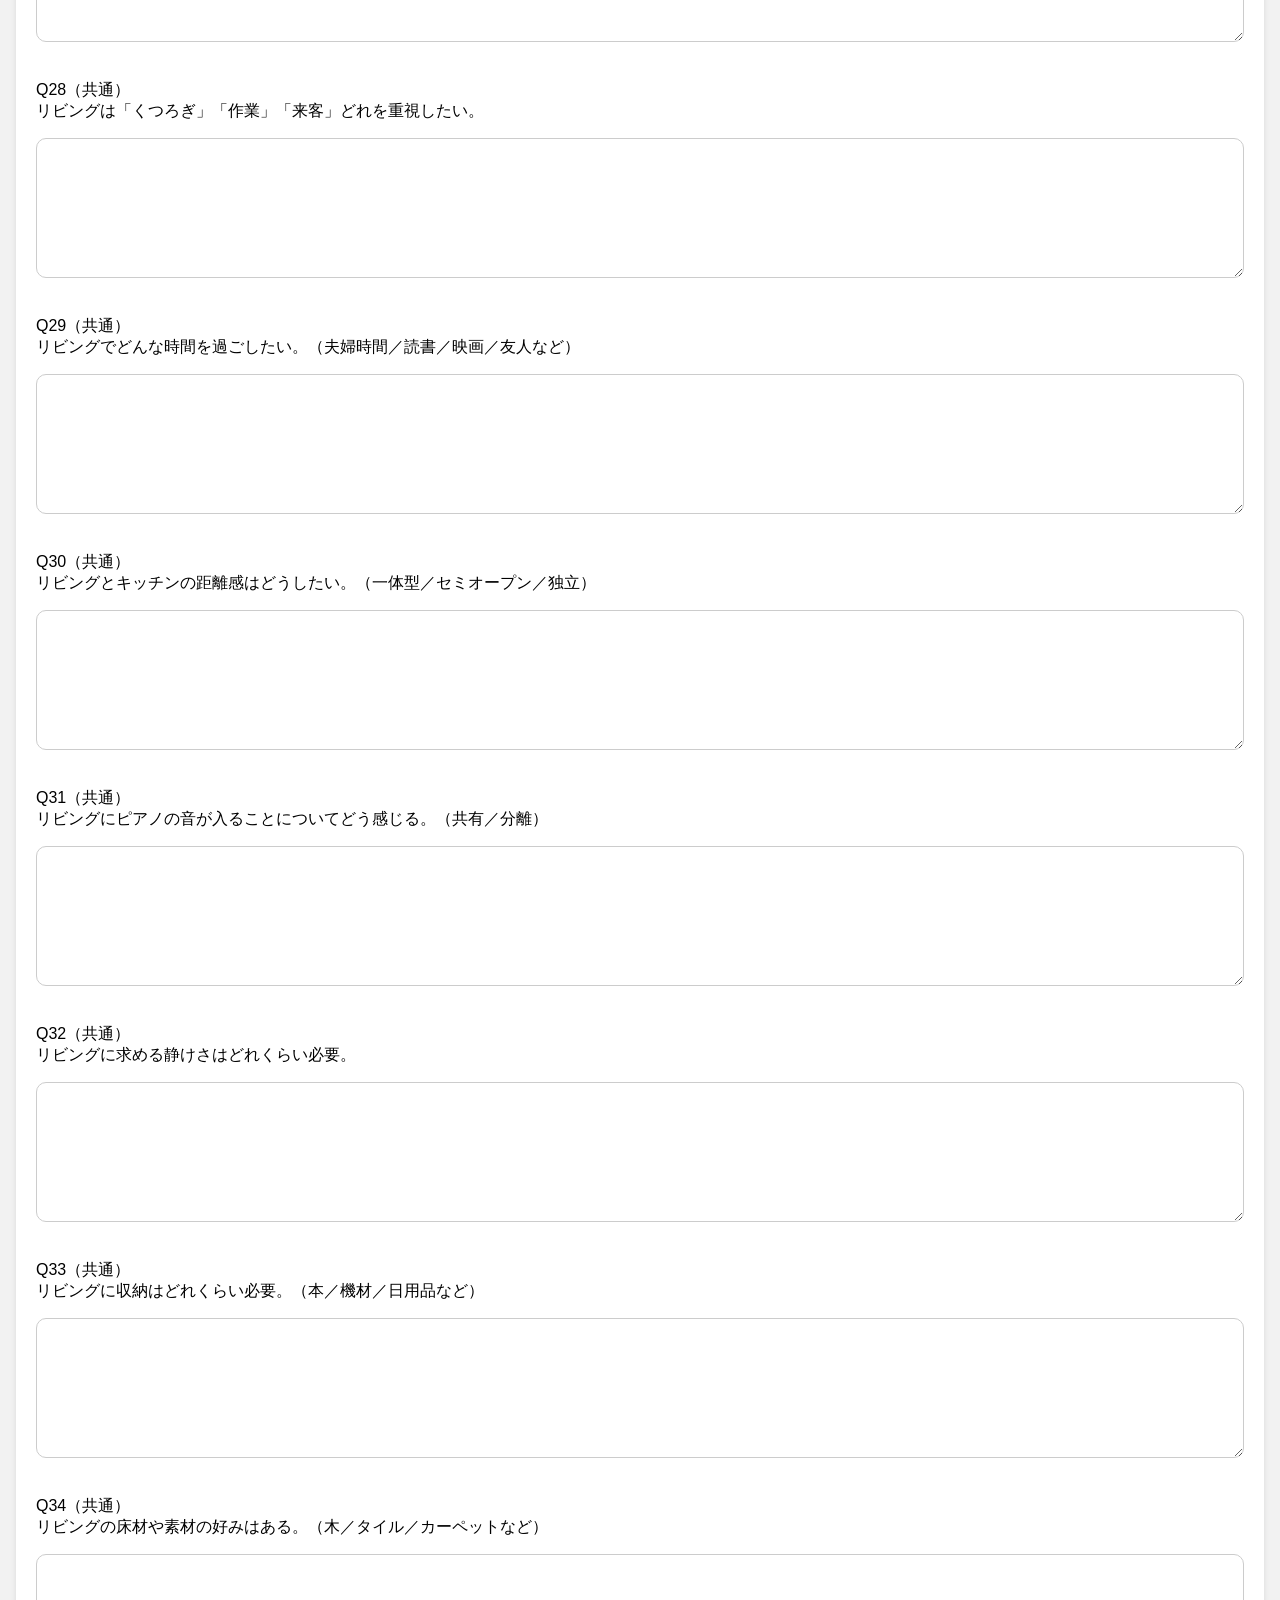
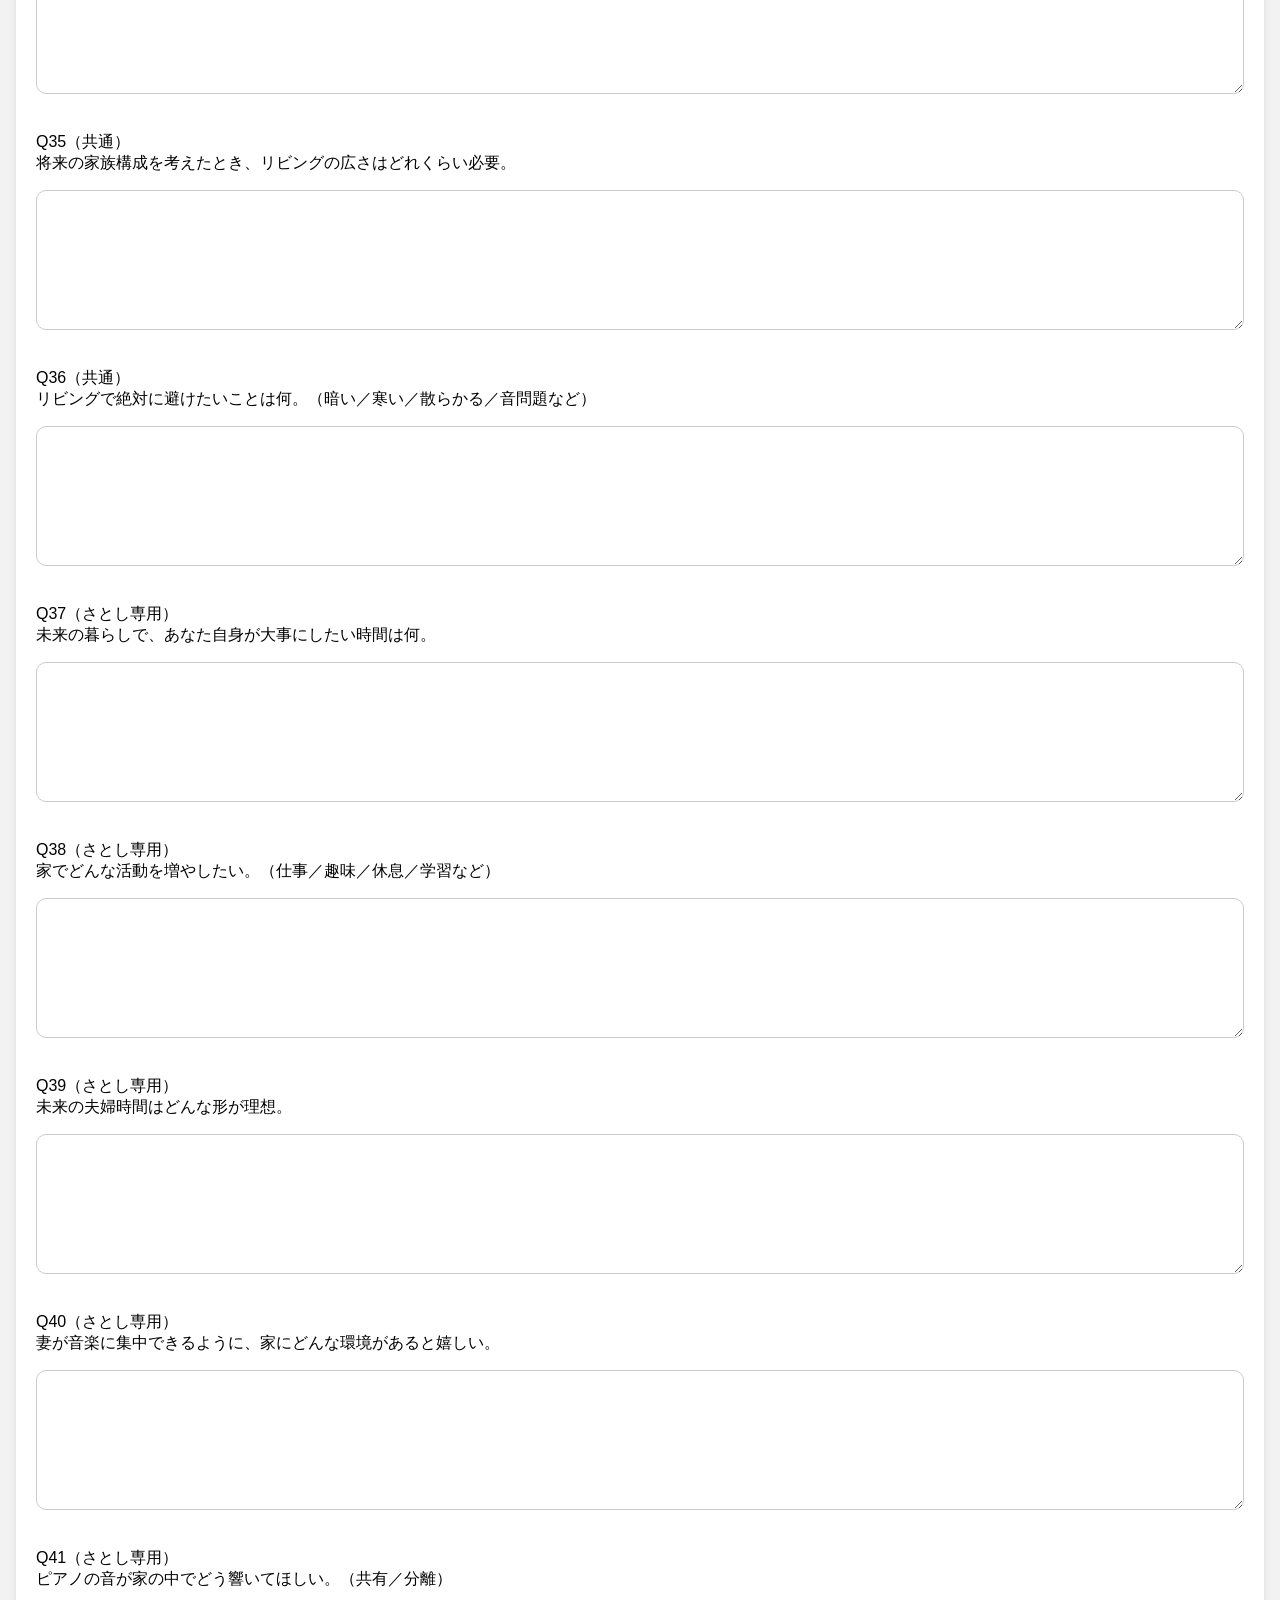
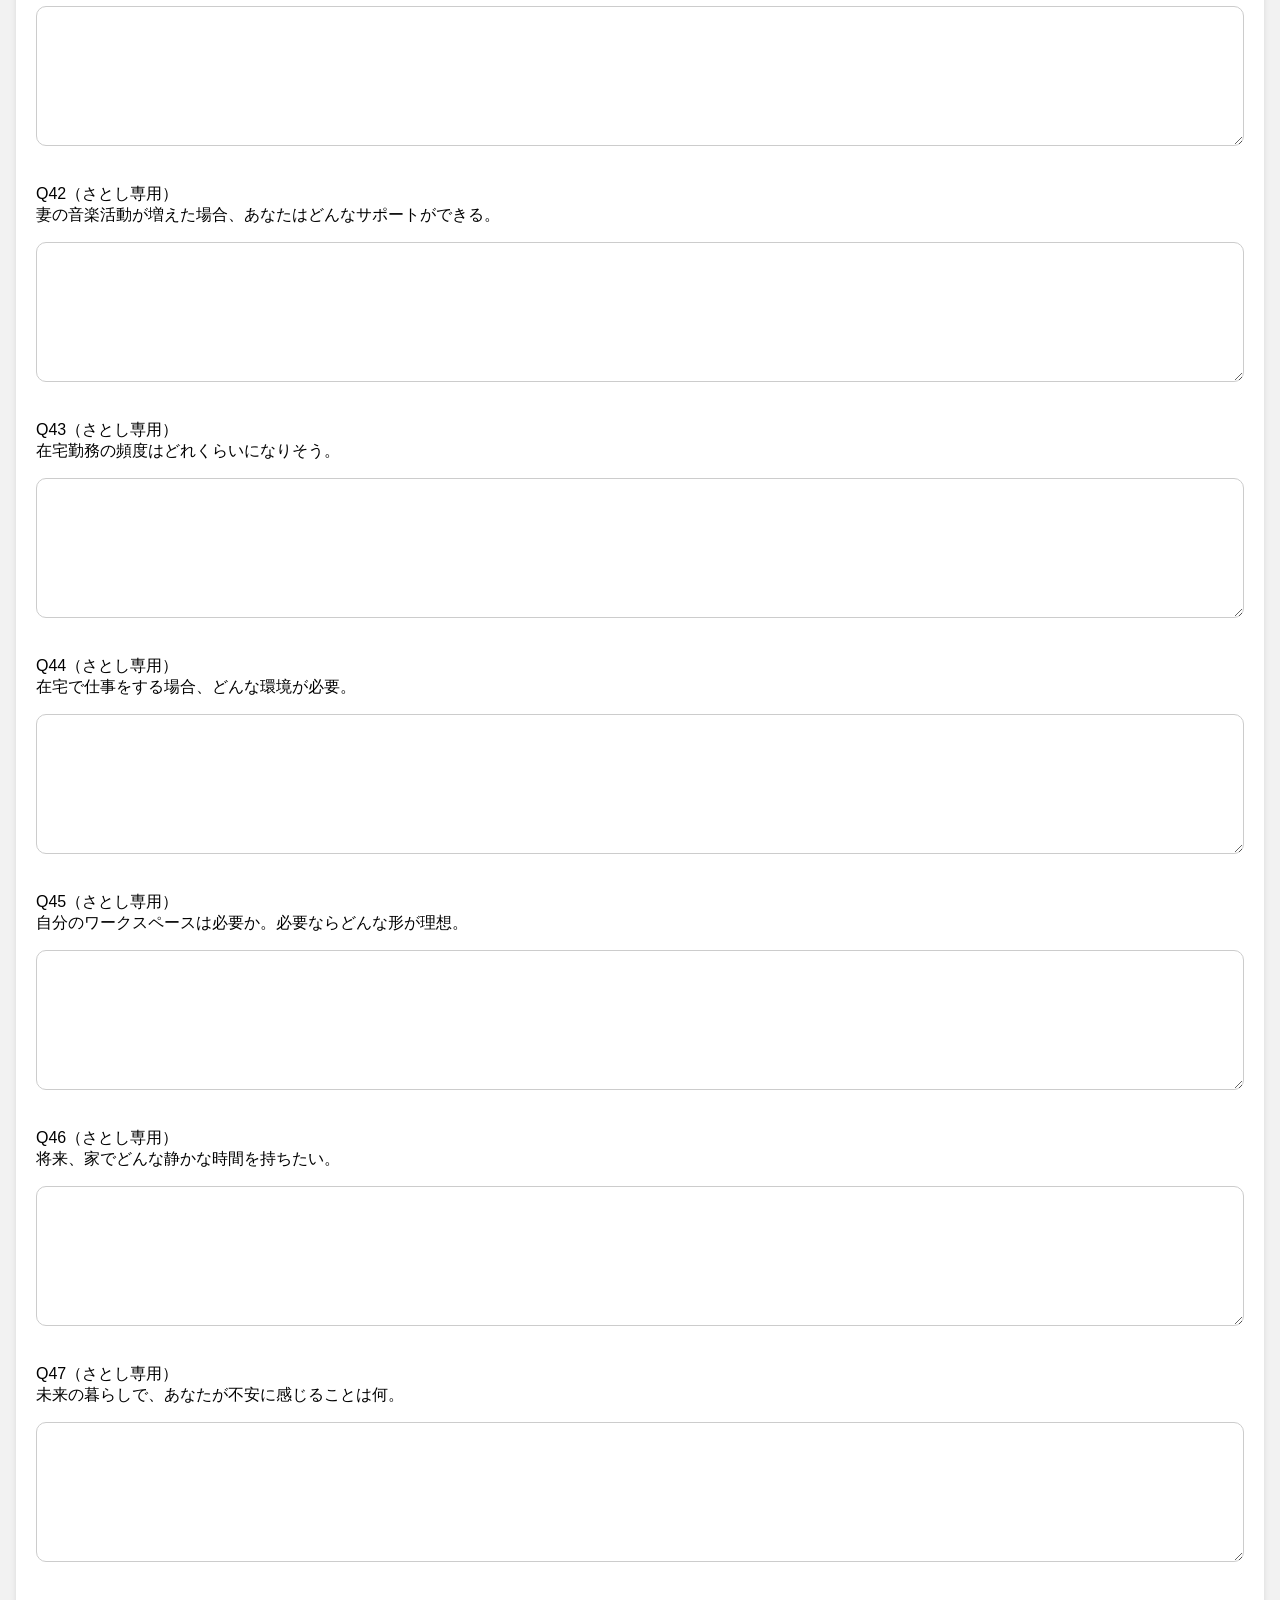
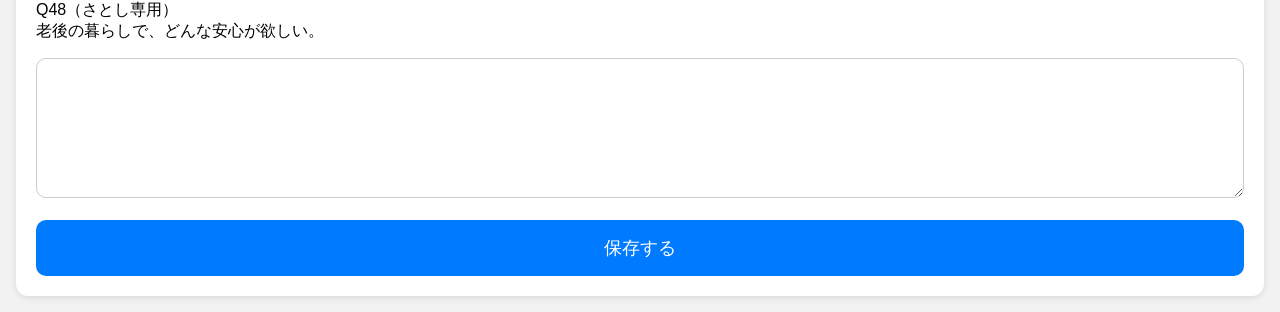
<file: him/index.html>
<!DOCTYPE html>
<html>
<head>
  <meta charset="UTF-8">
  <meta name="viewport" content="width=device-width, initial-scale=1, maximum-scale=1">
  <title>さとしの回答</title>
  <link rel="stylesheet" href="../common.css">
</head>
<body>

<div id="card">
  <h2>さとしの回答</h2>
  <div id="questions"></div>
  <button id="saveBtn">保存する</button>
</div>

<script>
const questions = [
  {no:"Q1", section:"共通", text:"5年後、どんな1日を過ごしていたい。"},
  {no:"Q2", section:"共通", text:"10年後、どんな生活リズムになっていると思う。"},
  {no:"Q3", section:"共通", text:"家で増やしたい時間は何。（休息／創作／読書／夫婦時間など）"},
  {no:"Q4", section:"共通", text:"家で減らしたい時間は何。（片付け／探し物／移動／家事など）"},
  {no:"Q5", section:"共通", text:"家でどんな活動をもっとしたい。（運動／趣味／仕事／学習など）"},
  {no:"Q6", section:"共通", text:"5〜10年後、家族構成はどう変わりそう。"},
  {no:"Q7", section:"共通", text:"家族が増えた場合、どんな空間が必要になる。"},
  {no:"Q8", section:"共通", text:"家族が増えない場合、どんな暮らしを大事にしたい。"},
  {no:"Q9", section:"共通", text:"将来、家でどんな「人との時間」を増やしたい。（友人／親／子ども／夫婦）"},
  {no:"Q10", section:"共通", text:"未来の働き方はどう変わりそう。（在宅／出社／独立／副業）"},
  {no:"Q11", section:"共通", text:"在宅仕事が増える場合、どんな環境が必要。"},
  {no:"Q12", section:"共通", text:"収入の変化に合わせて、家に求めるものはどう変わる。"},
  {no:"Q13", section:"共通", text:"健康面で大事にしたいことは何。（運動／睡眠／食事／ストレス）"},
  {no:"Q14", section:"共通", text:"将来の体力の変化を考えると、どんな家が安心。"},
  {no:"Q15", section:"共通", text:"老後の生活を想像したとき、どんな家が理想。"},
  {no:"Q16", section:"共通", text:"心が落ち着く空間はどんな空間。"},
  {no:"Q17", section:"共通", text:"将来の自分にとって「この家でよかった」と思える条件は何。"},
  {no:"Q18", section:"共通", text:"将来の変化に対応するために、家に必要な柔軟性は何。"},
  {no:"Q19", section:"共通", text:"家の中で「これだけは大事にしたい」と思う価値観は何。"},
  {no:"Q20", section:"共通", text:"未来の暮らしで、絶対に避けたいことは何。"},
  {no:"Q21", section:"共通", text:"駅からの距離はどれくらいが理想。（徒歩／自転車）"},
  {no:"Q22", section:"共通", text:"駐車場は必要か。必要なら台数や使い方はどうしたい。"},
  {no:"Q23", section:"共通", text:"寝室に求めるものは何。（静けさ／広さ／光／温度など）"},
  {no:"Q24", section:"共通", text:"寝室に洗面台が欲しいか。"},
  {no:"Q25", section:"共通", text:"寝室にトイレが欲しいか。"},
  {no:"Q26", section:"共通", text:"寝室にシャワーが欲しいか。（将来の体力・生活動線を考えて）"},
  {no:"Q27", section:"共通", text:"どんなリビングが理想？（広さ／天井高／光／風／温度／素材）"},
  {no:"Q28", section:"共通", text:"リビングは「くつろぎ」「作業」「来客」どれを重視したい。"},
  {no:"Q29", section:"共通", text:"リビングでどんな時間を過ごしたい。（夫婦時間／読書／映画／友人など）"},
  {no:"Q30", section:"共通", text:"リビングとキッチンの距離感はどうしたい。（一体型／セミオープン／独立）"},
  {no:"Q31", section:"共通", text:"リビングにピアノの音が入ることについてどう感じる。（共有／分離）"},
  {no:"Q32", section:"共通", text:"リビングに求める静けさはどれくらい必要。"},
  {no:"Q33", section:"共通", text:"リビングに収納はどれくらい必要。（本／機材／日用品など）"},
  {no:"Q34", section:"共通", text:"リビングの床材や素材の好みはある。（木／タイル／カーペットなど）"},
  {no:"Q35", section:"共通", text:"将来の家族構成を考えたとき、リビングの広さはどれくらい必要。"},
  {no:"Q36", section:"共通", text:"リビングで絶対に避けたいことは何。（暗い／寒い／散らかる／音問題など）"},

  // さとし専用（12問）
  {no:"Q37", section:"さとし専用", text:"未来の暮らしで、あなた自身が大事にしたい時間は何。"},
  {no:"Q38", section:"さとし専用", text:"家でどんな活動を増やしたい。（仕事／趣味／休息／学習など）"},
  {no:"Q39", section:"さとし専用", text:"未来の夫婦時間はどんな形が理想。"},
  {no:"Q40", section:"さとし専用", text:"妻が音楽に集中できるように、家にどんな環境があると嬉しい。"},
  {no:"Q41", section:"さとし専用", text:"ピアノの音が家の中でどう響いてほしい。（共有／分離）"},
  {no:"Q42", section:"さとし専用", text:"妻の音楽活動が増えた場合、あなたはどんなサポートができる。"},
  {no:"Q43", section:"さとし専用", text:"在宅勤務の頻度はどれくらいになりそう。"},
  {no:"Q44", section:"さとし専用", text:"在宅で仕事をする場合、どんな環境が必要。"},
  {no:"Q45", section:"さとし専用", text:"自分のワークスペースは必要か。必要ならどんな形が理想。"},
  {no:"Q46", section:"さとし専用", text:"将来、家でどんな静かな時間を持ちたい。"},
  {no:"Q47", section:"さとし専用", text:"未来の暮らしで、あなたが不安に感じることは何。"},
  {no:"Q48", section:"さとし専用", text:"老後の暮らしで、どんな安心が欲しい。"}
];

const container = document.getElementById("questions");

// 質問を描画
questions.forEach(q => {
  const div = document.createElement("div");
  div.innerHTML = `<p>${q.no}（${q.section}）<br>${q.text}</p><textarea id="${q.no}"></textarea>`;
  container.appendChild(div);
});

// ★ 途中保存：安全な復元処理
window.onload = () => {
  try {
    const saved = JSON.parse(localStorage.getItem("him_temp_answers") || "{}");
    Object.keys(saved).forEach(key => {
      const el = document.getElementById(key);
      if (el) el.value = saved[key];
    });
  } catch(e) {
    console.warn("localStorage 読み込みエラー。初期化します。");
    localStorage.removeItem("him_temp_answers");
  }
};

// ★ 途中保存：入力した瞬間に保存
questions.forEach(q => {
  const el = document.getElementById(q.no);
  el.addEventListener("input", () => {
    const saved = JSON.parse(localStorage.getItem("him_temp_answers") || "{}");
    saved[q.no] = el.value;
    localStorage.setItem("him_temp_answers", JSON.stringify(saved));
  });
});

// 最終保存（JSON）
document.getElementById("saveBtn").onclick = () => {
  const data = {};
  questions.forEach(q => {
    data[q.no] = document.getElementById(q.no).value;
  });
  const blob = new Blob([JSON.stringify(data)], {type:"application/json"});
  const a = document.createElement("a");
  a.href = URL.createObjectURL(blob);
  a.download = "him_answers.json";
  a.click();
};
</script>

</body>
</html>
</file>
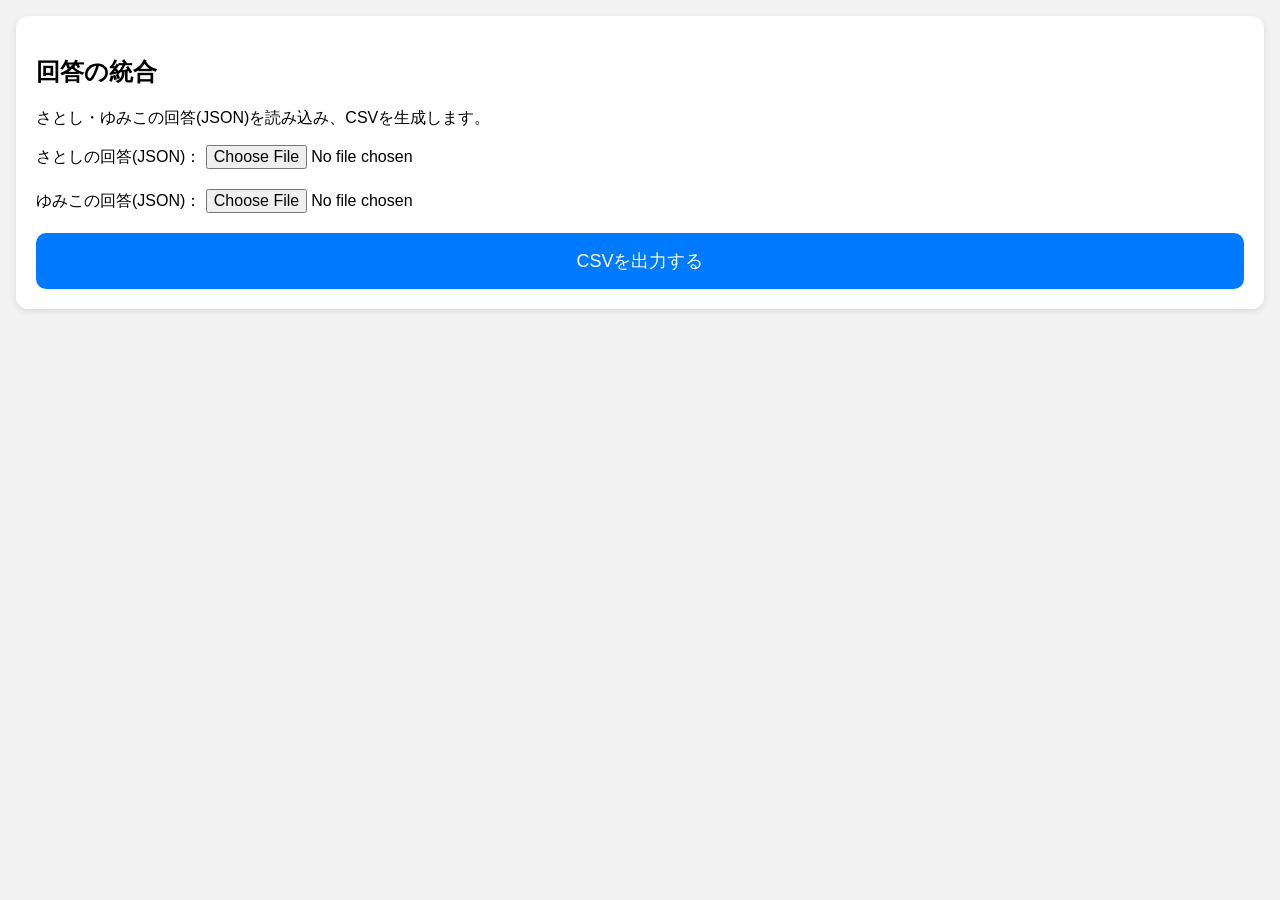
<file: merge/index.html>
<!DOCTYPE html>
<html>
<head>
  <meta charset="UTF-8">
  <meta name="viewport" content="width=device-width, initial-scale=1, maximum-scale=1">
  <title>回答の統合</title>
  <link rel="stylesheet" href="../common.css">
</head>
<body>

<div id="card">
  <h2>回答の統合</h2>
  <p>さとし・ゆみこの回答(JSON)を読み込み、CSVを生成します。</p>

  <div style="margin-bottom:20px;">
    <label>さとしの回答(JSON)：</label>
    <input type="file" id="himFile">
  </div>

  <div style="margin-bottom:20px;">
    <label>ゆみこの回答(JSON)：</label>
    <input type="file" id="herFile">
  </div>

  <button id="saveBtn">CSVを出力する</button>
</div>

<script>
// 質問一覧（固定）
const questions = [
  {no:"Q1", section:"共通", text:"5年後、どんな1日を過ごしていたい。"},
  {no:"Q2", section:"共通", text:"10年後、どんな生活リズムになっていると思う。"},
  {no:"Q3", section:"共通", text:"家で増やしたい時間は何。（休息／創作／読書／夫婦時間など）"},
  {no:"Q4", section:"共通", text:"家で減らしたい時間は何。（片付け／探し物／移動／家事など）"},
  {no:"Q5", section:"共通", text:"家でどんな活動をもっとしたい。（運動／趣味／仕事／学習など）"},
  {no:"Q6", section:"共通", text:"5〜10年後、家族構成はどう変わりそう。"},
  {no:"Q7", section:"共通", text:"家族が増えた場合、どんな空間が必要になる。"},
  {no:"Q8", section:"共通", text:"家族が増えない場合、どんな暮らしを大事にしたい。"},
  {no:"Q9", section:"共通", text:"将来、家でどんな「人との時間」を増やしたい。（友人／親／子ども／夫婦）"},
  {no:"Q10", section:"共通", text:"未来の働き方はどう変わりそう。（在宅／出社／独立／副業）"},
  {no:"Q11", section:"共通", text:"在宅仕事が増える場合、どんな環境が必要。"},
  {no:"Q12", section:"共通", text:"収入の変化に合わせて、家に求めるものはどう変わる。"},
  {no:"Q13", section:"共通", text:"健康面で大事にしたいことは何。（運動／睡眠／食事／ストレス）"},
  {no:"Q14", section:"共通", text:"将来の体力の変化を考えると、どんな家が安心。"},
  {no:"Q15", section:"共通", text:"老後の生活を想像したとき、どんな家が理想。"},
  {no:"Q16", section:"共通", text:"心が落ち着く空間はどんな空間。"},
  {no:"Q17", section:"共通", text:"将来の自分にとって「この家でよかった」と思える条件は何。"},
  {no:"Q18", section:"共通", text:"将来の変化に対応するために、家に必要な柔軟性は何。"},
  {no:"Q19", section:"共通", text:"家の中で「これだけは大事にしたい」と思う価値観は何。"},
  {no:"Q20", section:"共通", text:"未来の暮らしで、絶対に避けたいことは何。"},
  {no:"Q21", section:"共通", text:"駅からの距離はどれくらいが理想。（徒歩／自転車）"},
  {no:"Q22", section:"共通", text:"駐車場は必要か。必要なら台数や使い方はどうしたい。"},
  {no:"Q23", section:"共通", text:"寝室に求めるものは何。（静けさ／広さ／光／温度など）"},
  {no:"Q24", section:"共通", text:"寝室に洗面台が欲しいか。"},
  {no:"Q25", section:"共通", text:"寝室にトイレが欲しいか。"},
  {no:"Q26", section:"共通", text:"寝室にシャワーが欲しいか。（将来の体力・生活動線を考えて）"},
  {no:"Q27", section:"共通", text:"どんなリビングが理想？（広さ／天井高／光／風／温度／素材）"},
  {no:"Q28", section:"共通", text:"リビングは「くつろぎ」「作業」「来客」どれを重視したい。"},
  {no:"Q29", section:"共通", text:"リビングでどんな時間を過ごしたい。（夫婦時間／読書／映画／友人など）"},
  {no:"Q30", section:"共通", text:"リビングとキッチンの距離感はどうしたい。（一体型／セミオープン／独立）"},
  {no:"Q31", section:"共通", text:"リビングにピアノの音が入ることについてどう感じる。（共有／分離）"},
  {no:"Q32", section:"共通", text:"リビングに求める静けさはどれくらい必要。"},
  {no:"Q33", section:"共通", text:"リビングに収納はどれくらい必要。（本／機材／日用品など）"},
  {no:"Q34", section:"共通", text:"リビングの床材や素材の好みはある。（木／タイル／カーペットなど）"},
  {no:"Q35", section:"共通", text:"将来の家族構成を考えたとき、リビングの広さはどれくらい必要。"},
  {no:"Q36", section:"共通", text:"リビングで絶対に避けたいことは何。（暗い／寒い／散らかる／音問題など）"},

  // さとし専用（12問）
  {no:"Q37", section:"さとし専用", text:"未来の暮らしで、あなた自身が大事にしたい時間は何。"},
  {no:"Q38", section:"さとし専用", text:"家でどんな活動を増やしたい。（仕事／趣味／休息／学習など）"},
  {no:"Q39", section:"さとし専用", text:"未来の夫婦時間はどんな形が理想。"},
  {no:"Q40", section:"さとし専用", text:"妻が音楽に集中できるように、家にどんな環境があると嬉しい。"},
  {no:"Q41", section:"さとし専用", text:"ピアノの音が家の中でどう響いてほしい。（共有／分離）"},
  {no:"Q42", section:"さとし専用", text:"妻の音楽活動が増えた場合、あなたはどんなサポートができる。"},
  {no:"Q43", section:"さとし専用", text:"在宅勤務の頻度はどれくらいになりそう。"},
  {no:"Q44", section:"さとし専用", text:"在宅で仕事をする場合、どんな環境が必要。"},
  {no:"Q45", section:"さとし専用", text:"自分のワークスペースは必要か。必要ならどんな形が理想。"},
  {no:"Q46", section:"さとし専用", text:"将来、家でどんな静かな時間を持ちたい。"},
  {no:"Q47", section:"さとし専用", text:"未来の暮らしで、あなたが不安に感じることは何。"},
  {no:"Q48", section:"さとし専用", text:"老後の暮らしで、どんな安心が欲しい。"},

  // ゆみこ専用（18問）
  {no:"Q49", section:"ゆみこ専用", text:"5年後、どんな音楽活動をしていたい。"},
  {no:"Q50", section:"ゆみこ専用", text:"10年後、演奏・練習・レッスンのバランスはどうなっていると思う。"},
  {no:"Q51", section:"ゆみこ専用", text:"練習はどれくらいの頻度・時間帯になりそう。"},
  {no:"Q52", section:"ゆみこ専用", text:"練習に集中できる理想の空間はどんな空間。（光／温度／広さ／防音）"},
  {no:"Q53", section:"ゆみこ専用", text:"ピアノの配置はどうしたい。（リビング／専用室／半防音／完全防音）"},
  {no:"Q54", section:"ゆみこ専用", text:"レッスンや小さな演奏会を家で行う可能性はある。"},
  {no:"Q55", section:"ゆみこ専用", text:"録音・配信をする場合、どんな環境が必要。"},
  {no:"Q56", section:"ゆみこ専用", text:"譜面・機材・衣装などの収納はどれくらい必要。"},
  {no:"Q57", section:"ゆみこ専用", text:"練習と生活の音をどう共存させたい。"},
  {no:"Q58", section:"ゆみこ専用", text:"出張（演奏・レッスン・伴奏など）の頻度はどれくらいになりそう。"},
  {no:"Q59", section:"ゆみこ専用", text:"自分の門下（音楽会・発表会）を持つ予定はあるか。"},
  {no:"Q60", section:"ゆみこ専用", text:"門下を持つ場合、家でどんな準備や環境が必要になるか。"},
  {no:"Q61", section:"ゆみこ専用", text:"音楽に集中するために、家にどんな静けさが必要。"},
  {no:"Q62", section:"ゆみこ専用", text:"心が落ち着く空間はどんな空間。"},
  {no:"Q63", section:"ゆみこ専用", text:"創作や練習に入る前に、どんな環境が整っていると嬉しい。"},
  {no:"Q64", section:"ゆみこ専用", text:"音楽活動が増えた場合、家族との時間をどう保ちたい。"},
  {no:"Q65", section:"ゆみこ専用", text:"老後もピアノと付き合うとしたら、どんな家が安心。"},
  {no:"Q66", section:"ゆみこ専用", text:"未来の自分にとって「この家でよかった」と思える条件は何。"}
];

// 読み込んだ回答を保持
let himData = {};
let herData = {};

// JSON読み込み（さとし）
document.getElementById("himFile").addEventListener("change", e => {
  const file = e.target.files[0];
  const reader = new FileReader();
  reader.onload = () => {
    himData = JSON.parse(reader.result);
  };
  reader.readAsText(file);
});

// JSON読み込み（ゆみこ）
document.getElementById("herFile").addEventListener("change", e => {
  const file = e.target.files[0];
  const reader = new FileReader();
  reader.onload = () => {
    herData = JSON.parse(reader.result);
  };
  reader.readAsText(file);
});

// CSV出力（改行安全版）
document.getElementById("saveBtn").onclick = () => {
  let csv = "番号,セクション,質問,さとしの回答,ゆみこの回答\n";

  questions.forEach(q => {
    let himAns = himData[q.no] || "";
    let herAns = herData[q.no] || "";

    // 改行を \\n に変換
    himAns = himAns.replace(/\n/g, "\\n");
    herAns = herAns.replace(/\n/g, "\\n");

    // ダブルクオートをエスケープ
    himAns = himAns.replace(/"/g, '""');
    herAns = herAns.replace(/"/g, '""');

    csv += `"${q.no}","${q.section}","${q.text}","${himAns}","${herAns}"\n`;
  });

  const blob = new Blob([csv], {type:"text/csv"});
  const a = document.createElement("a");
  a.href = URL.createObjectURL(blob);
  a.download = "merge_answers.csv";
  a.click();
};
</script>

</body>
</html>
</file>
<file: common.css>
/* 全体の背景 */
body {
  margin: 0;
  padding: 0;
  background: #F2F2F2;
  font-family: -apple-system, BlinkMacSystemFont, "Helvetica Neue", sans-serif;
}

/* カード（スマホ幅いっぱい） */
#card {
  background: #FFFFFF;
  width: calc(100% - 32px);   /* 左右16pxずつ余白 */
  margin: 16px auto;
  padding: 20px;
  border-radius: 12px;
  box-shadow: 0 2px 6px rgba(0,0,0,0.1);
  box-sizing: border-box;
}

/* セクション名 */
#section {
  font-size: 14px;
  color: #666;
  margin-bottom: 8px;
}

/* 質問文（スマホで読みやすいサイズ） */
#question {
  font-size: 18px;
  font-weight: bold;
  margin-bottom: 12px;
  line-height: 1.5;
}

/* テキストエリア（スマホ幅いっぱい） */
textarea {
  width: 100%;
  min-height: 140px;
  padding: 14px;
  font-size: 17px;
  border-radius: 10px;
  border: 1px solid #CCC;
  box-sizing: border-box;
  margin-bottom: 18px;
  resize: vertical;
}

/* Safariの自動ズーム防止 */
input, textarea {
  font-size: 16px !important;
}

/* ボタン（iOS標準風） */
button {
  width: 100%;
  padding: 16px;
  background: #007AFF;
  color: white;
  font-size: 18px;
  border: none;
  border-radius: 10px;
  cursor: pointer;
  box-sizing: border-box;
}

button:disabled {
  background: #A0A0A0;
}

/* スマホ向け最適化 */
@media (max-width: 600px) {
  #card {
    width: calc(100% - 24px);
    margin: 12px auto;
    padding: 18px;
  }

  #question {
    font-size: 19px;
  }

  textarea {
    font-size: 17px;
  }

  button {
    font-size: 19px;
    padding: 18px;
  }
}
</file>
